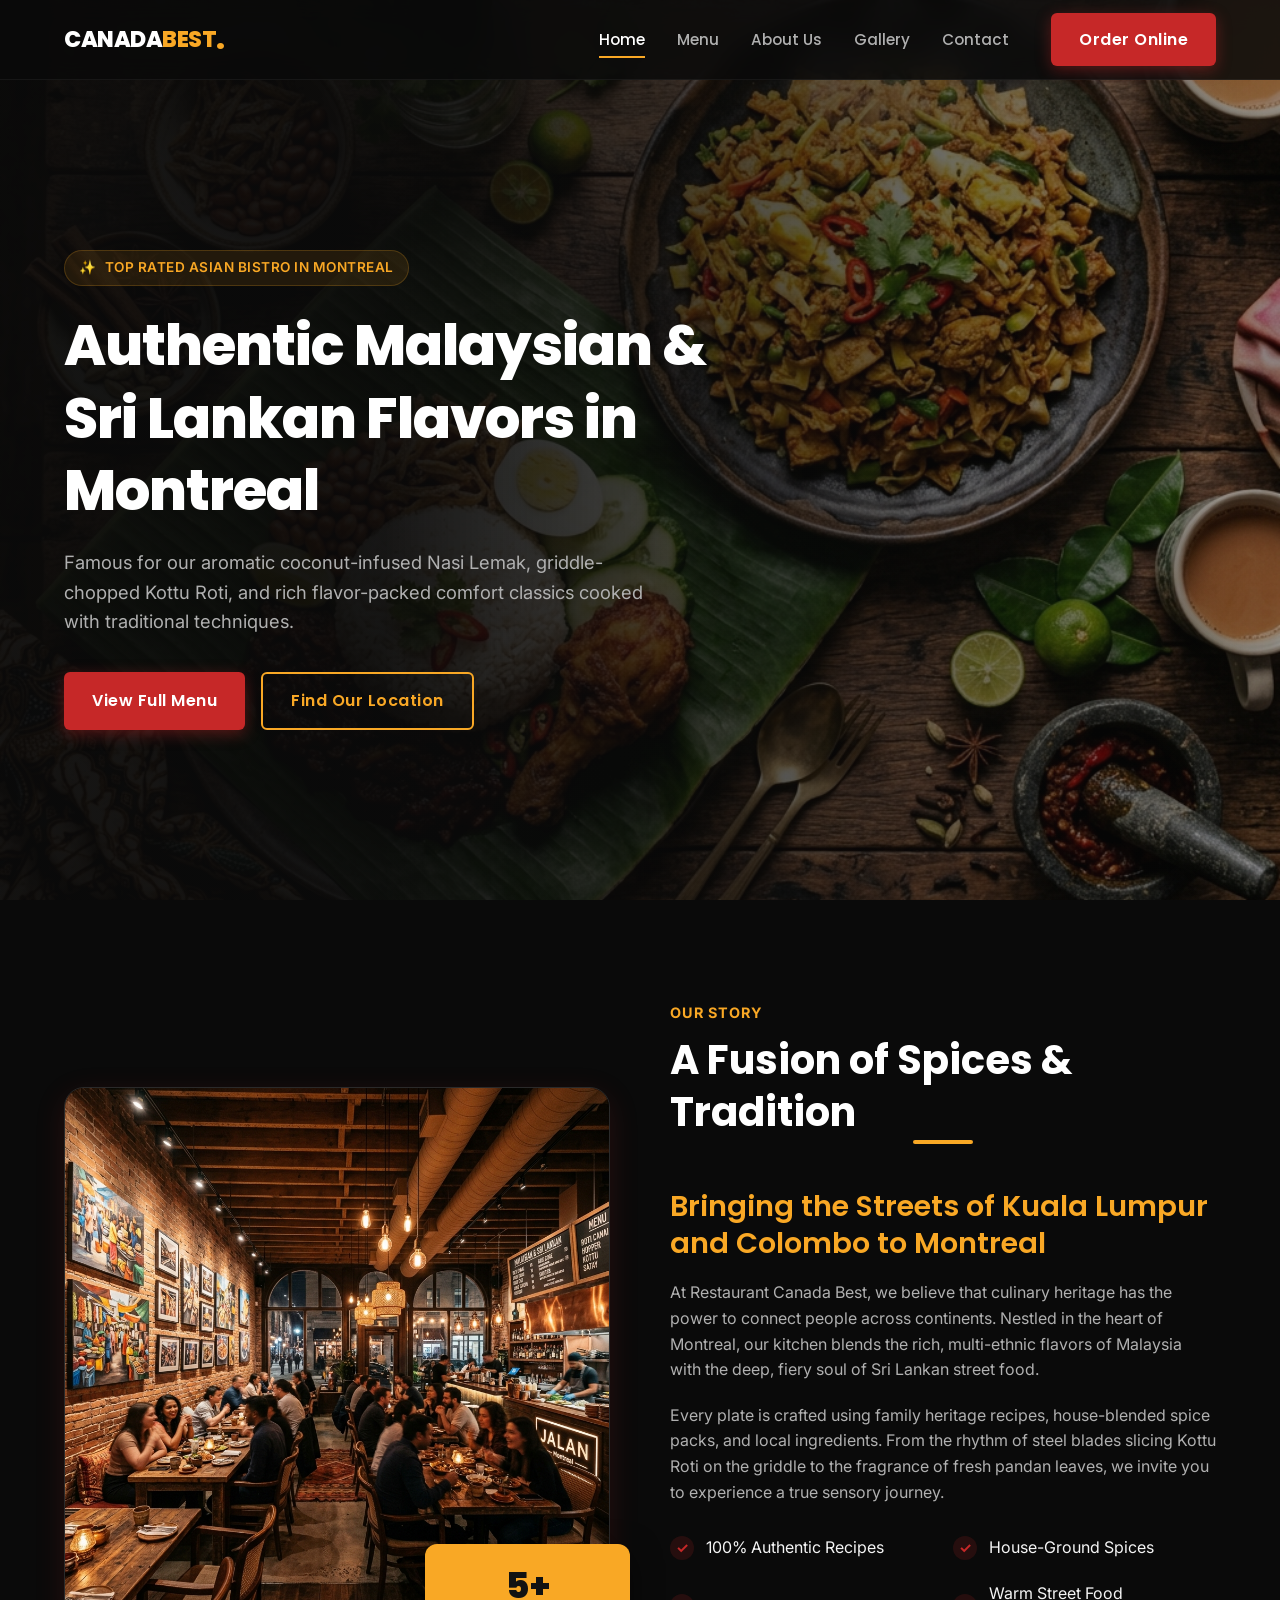
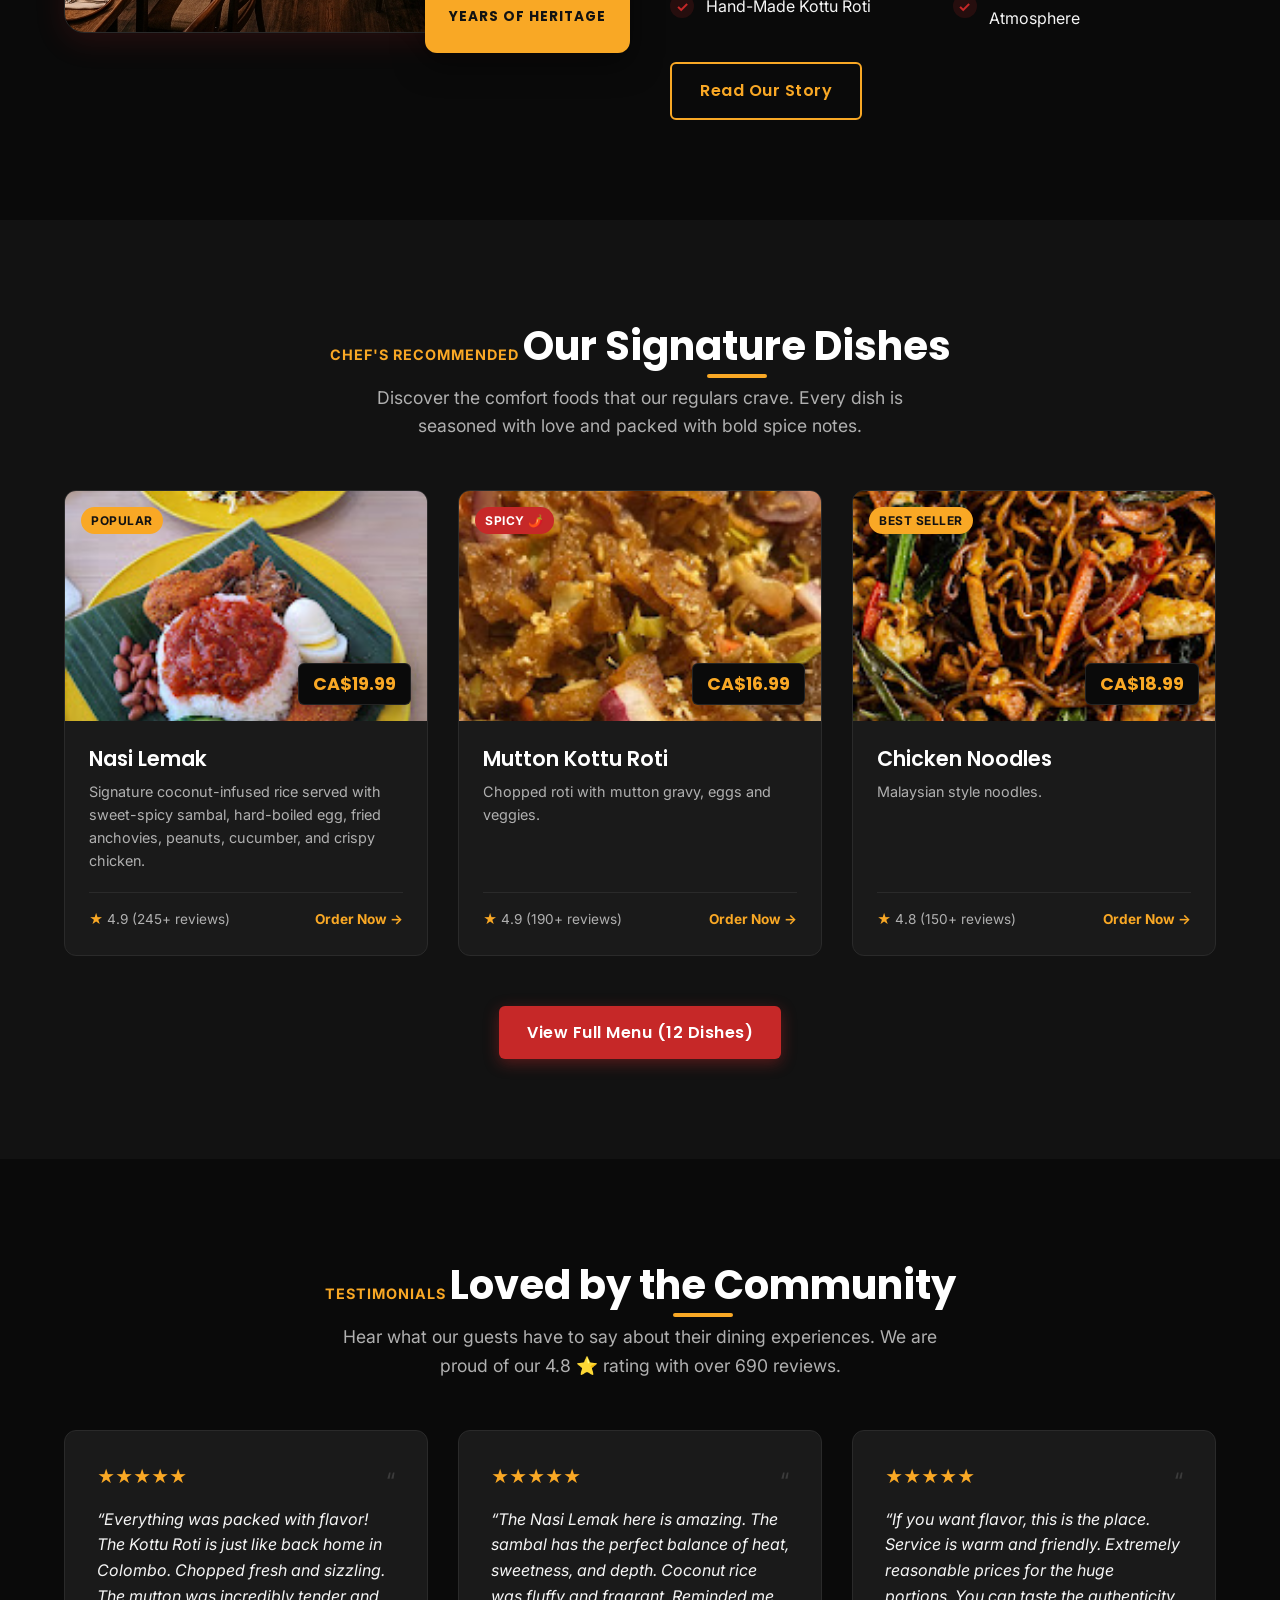
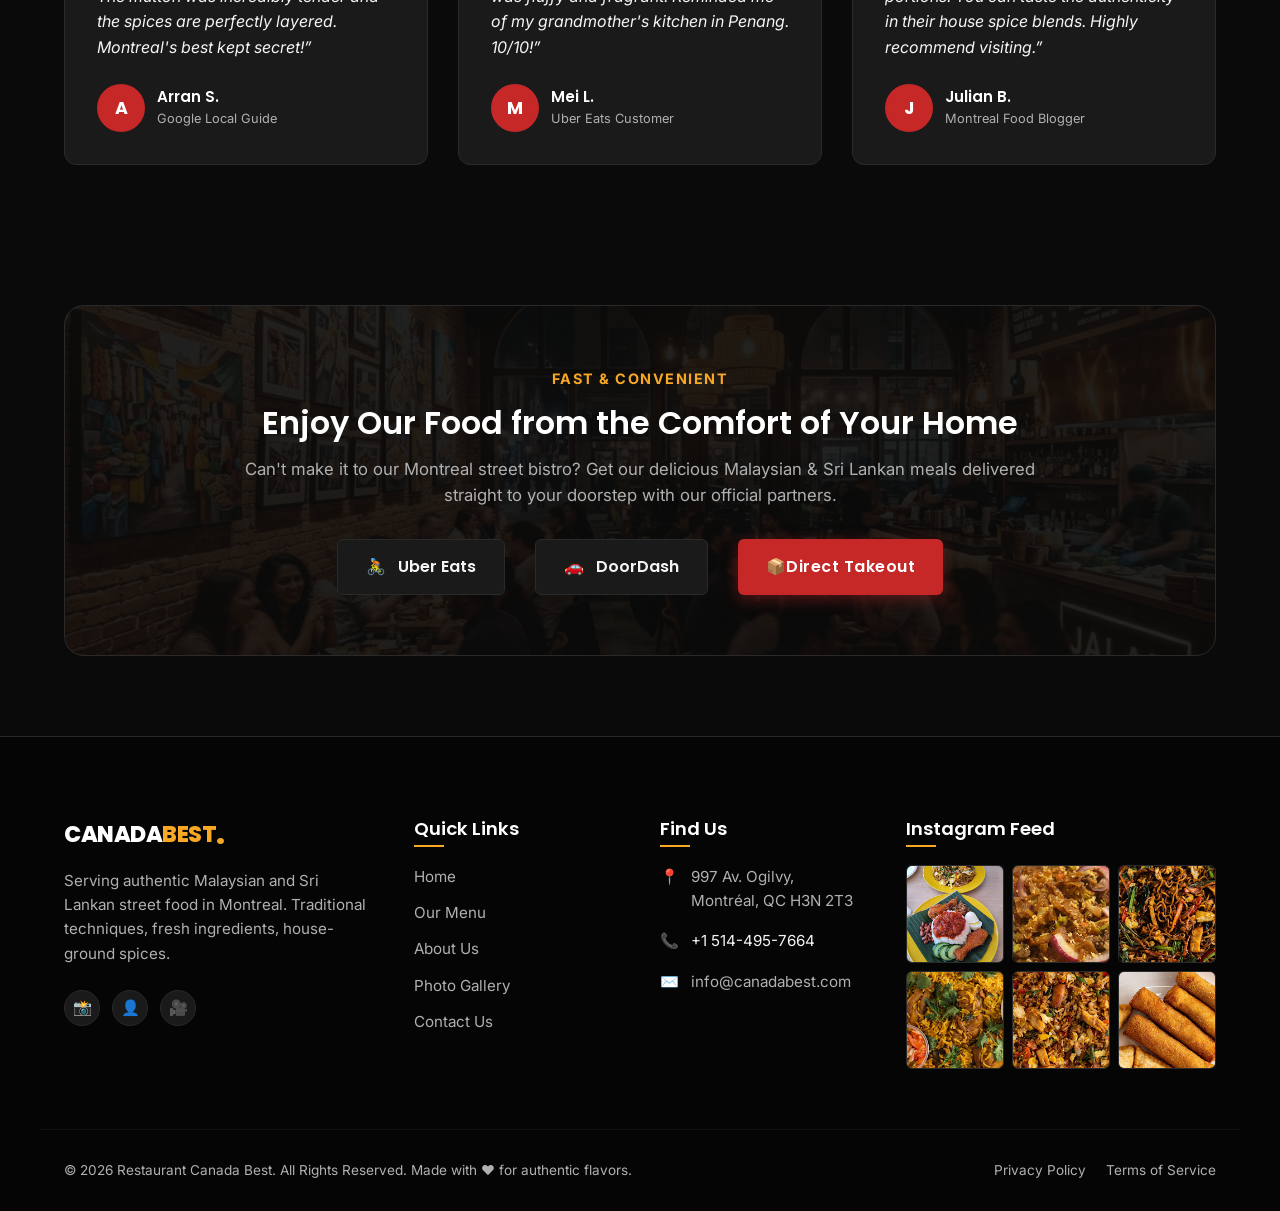
<file: index.html>
<!DOCTYPE html>
<html lang="en">
<head>
    <meta charset="UTF-8">
    <meta name="viewport" content="width=device-width, initial-scale=1.0">
    <title>Authentic Malaysian & Sri Lankan Cuisine | Restaurant Canada Best Montreal</title>
    <meta name="description" content="Experience the ultimate Malaysian & Sri Lankan street-food comfort eats in Montreal at Restaurant Canada Best. Renowned for authentic Nasi Lemak, Mutton Kottu Roti, Mee Goreng, and Chicken Biryani. Dine-in, Takeout, & Delivery.">
    <meta name="keywords" content="Malaysian restaurant Montreal, Best Nasi Lemak Montreal, Sri Lankan food Montreal, Kottu Roti Montreal, Restaurant Canada Best, Asian comfort food Mile End">
    
    <!-- Open Graph Meta Tags for Social Sharing -->
    <meta property="og:title" content="Authentic Malaysian & Sri Lankan Cuisine | Restaurant Canada Best Montreal">
    <meta property="og:description" content="Experience the finest Malaysian & Sri Lankan street-food comfort eats in Montreal at Restaurant Canada Best. Famous for Nasi Lemak and Kottu Roti.">
    <meta property="og:image" content="images/hero.png">
    <meta property="og:type" content="website">
    
    <!-- CSS Stylesheet -->
    <link rel="stylesheet" href="css/style.css">
</head>
<body>

    <!-- Header Navigation -->
    <header class="header" id="header">
        <div class="container header-container">
            <a href="index.html" class="logo" id="logo-link" aria-label="Restaurant Canada Best Homepage">
                CANADA<span>BEST</span><span class="logo-dot">.</span>
            </a>
            
            <nav class="nav" aria-label="Main Navigation">
                <ul class="nav-menu" id="nav-menu">
                    <li><a href="index.html" class="nav-link active">Home</a></li>
                    <li><a href="menu.html" class="nav-link">Menu</a></li>
                    <li><a href="about.html" class="nav-link">About Us</a></li>
                    <li><a href="gallery.html" class="nav-link">Gallery</a></li>
                    <li><a href="contact.html" class="nav-link">Contact</a></li>
                    <li class="nav-cta">
                        <a href="contact.html#order" class="btn btn-primary" id="header-order-btn">Order Online</a>
                    </li>
                </ul>
            </nav>
            
            <button class="menu-toggle" id="menu-toggle" aria-label="Open mobile menu" aria-expanded="false" aria-controls="nav-menu">
                <span></span>
                <span></span>
                <span></span>
            </button>
        </div>
    </header>

    <!-- Hero Banner Section -->
    <section class="hero" style="background-image: url('images/hero.png');" aria-label="Welcome Banner">
        <div class="hero-overlay"></div>
        <div class="container hero-container">
            <div class="hero-content animated fade-in-up">
                <div class="hero-badge">
                    <span>✨</span> Top Rated Asian Bistro in Montreal
                </div>
                <h1 class="hero-title">Authentic Malaysian & Sri Lankan Flavors in Montreal</h1>
                <p class="hero-desc">Famous for our aromatic coconut-infused Nasi Lemak, griddle-chopped Kottu Roti, and rich flavor-packed comfort classics cooked with traditional techniques.</p>
                <div class="btn-group">
                    <a href="menu.html" class="btn btn-primary" id="hero-menu-cta">View Full Menu</a>
                    <a href="contact.html" class="btn btn-secondary" id="hero-contact-cta">Find Our Location</a>
                </div>
            </div>
        </div>
    </section>

    <!-- About Section -->
    <section class="section-padding" aria-label="About Our Restaurant">
        <div class="container about-split">
            <div class="about-image-wrap animated fade-in-up delay-1">
                <div class="about-image-frame">
                    <img src="images/interior.png" alt="Cozy dining area at Restaurant Canada Best Montreal" loading="lazy">
                </div>
                <div class="about-experience-badge">
                    <span class="years">5+</span>
                    <span class="text">Years of Heritage</span>
                </div>
            </div>
            
            <div class="about-content animated fade-in-up delay-2">
                <div class="section-title-wrap">
                    <span class="text-yellow text-uppercase" style="font-weight: 700; letter-spacing: 1px; font-size: 0.9rem;">OUR STORY</span>
                    <h2 class="section-title" style="display:block; margin-top:8px;">A Fusion of Spices & Tradition</h2>
                </div>
                <h3>Bringing the Streets of Kuala Lumpur and Colombo to Montreal</h3>
                <p>At Restaurant Canada Best, we believe that culinary heritage has the power to connect people across continents. Nestled in the heart of Montreal, our kitchen blends the rich, multi-ethnic flavors of Malaysia with the deep, fiery soul of Sri Lankan street food.</p>
                <p>Every plate is crafted using family heritage recipes, house-blended spice packs, and local ingredients. From the rhythm of steel blades slicing Kottu Roti on the griddle to the fragrance of fresh pandan leaves, we invite you to experience a true sensory journey.</p>
                
                <ul class="about-features">
                    <li class="about-feature-item">
                        <span class="about-feature-icon">✓</span>
                        <span>100% Authentic Recipes</span>
                    </li>
                    <li class="about-feature-item">
                        <span class="about-feature-icon">✓</span>
                        <span>House-Ground Spices</span>
                    </li>
                    <li class="about-feature-item">
                        <span class="about-feature-icon">✓</span>
                        <span>Hand-Made Kottu Roti</span>
                    </li>
                    <li class="about-feature-item">
                        <span class="about-feature-icon">✓</span>
                        <span>Warm Street Food Atmosphere</span>
                    </li>
                </ul>
                
                <a href="about.html" class="btn btn-secondary" id="about-read-more">Read Our Story</a>
            </div>
        </div>
    </section>

    <!-- Featured Dishes Section -->
    <section class="section-padding" style="background-color: var(--bg-alt);" aria-label="Featured Signature Dishes">
        <div class="container">
            <div class="section-title-wrap text-center animated fade-in-up">
                <span class="text-yellow text-uppercase" style="font-weight: 700; letter-spacing: 1px; font-size: 0.9rem;">CHEF'S RECOMMENDED</span>
                <h2 class="section-title">Our Signature Dishes</h2>
                <p class="section-subtitle">Discover the comfort foods that our regulars crave. Every dish is seasoned with love and packed with bold spice notes.</p>
            </div>
            
            <div class="food-grid">
                <!-- Nasi Lemak Card -->
                <div class="food-card animated fade-in-up delay-1">
                    <div class="food-card-img-wrap">
                        <img src="images/Nasi Lemak.jpg" alt="Signature Nasi Lemak" class="food-card-img" loading="lazy">
                        <div class="food-card-badges">
                            <span class="food-card-badge popular">Popular</span>
                        </div>
                        <span class="food-card-price">CA$19.99</span>
                    </div>
                    <div class="food-card-content">
                        <h3 class="food-card-title">Nasi Lemak</h3>
                        <p class="food-card-desc">Signature coconut-infused rice served with sweet-spicy sambal, hard-boiled egg, fried anchovies, peanuts, cucumber, and crispy chicken.</p>
                        <div class="food-card-footer">
                            <div class="food-card-rating">
                                <span>★</span> 4.9 (245+ reviews)
                            </div>
                            <a href="menu.html" class="food-card-order-btn" aria-label="Order Nasi Lemak">Order Now &rarr;</a>
                        </div>
                    </div>
                </div>
                
                <!-- Kottu Roti Card -->
                <div class="food-card animated fade-in-up delay-2">
                    <div class="food-card-img-wrap">
                        <img src="images/Mutton Kotu Roti.jpg" alt="Mutton Kottu Roti" class="food-card-img" loading="lazy">
                        <div class="food-card-badges">
                            <span class="food-card-badge">Spicy 🌶️</span>
                        </div>
                        <span class="food-card-price">CA$16.99</span>
                    </div>
                    <div class="food-card-content">
                        <h3 class="food-card-title">Mutton Kottu Roti</h3>
                        <p class="food-card-desc">Chopped roti with mutton gravy, eggs and veggies.</p>
                        <div class="food-card-footer">
                            <div class="food-card-rating">
                                <span>★</span> 4.9 (190+ reviews)
                            </div>
                            <a href="menu.html" class="food-card-order-btn" aria-label="Order Mutton Kottu Roti">Order Now &rarr;</a>
                        </div>
                    </div>
                </div>
                
                <!-- Mee Goreng Card -->
                <div class="food-card animated fade-in-up delay-3">
                    <div class="food-card-img-wrap">
                        <img src="images/Chicken Noodles.jpg" alt="Chicken Noodles" class="food-card-img" loading="lazy">
                        <div class="food-card-badges">
                            <span class="food-card-badge popular">Best Seller</span>
                        </div>
                        <span class="food-card-price">CA$18.99</span>
                    </div>
                    <div class="food-card-content">
                        <h3 class="food-card-title">Chicken Noodles</h3>
                        <p class="food-card-desc">Malaysian style noodles.</p>
                        <div class="food-card-footer">
                            <div class="food-card-rating">
                                <span>★</span> 4.8 (150+ reviews)
                            </div>
                            <a href="menu.html" class="food-card-order-btn" aria-label="Order Chicken Noodles">Order Now &rarr;</a>
                        </div>
                    </div>
                </div>
            </div>
            
            <div class="text-center" style="margin-top: 50px;">
                <a href="menu.html" class="btn btn-primary" id="view-full-menu-btn">View Full Menu (12 Dishes)</a>
            </div>
        </div>
    </section>

    <!-- Reviews Section -->
    <section class="section-padding" aria-label="Customer Reviews">
        <div class="container">
            <div class="section-title-wrap text-center animated fade-in-up">
                <span class="text-yellow text-uppercase" style="font-weight: 700; letter-spacing: 1px; font-size: 0.9rem;">TESTIMONIALS</span>
                <h2 class="section-title">Loved by the Community</h2>
                <p class="section-subtitle">Hear what our guests have to say about their dining experiences. We are proud of our 4.8 ⭐ rating with over 690 reviews.</p>
            </div>
            
            <div class="reviews-grid">
                <!-- Review 1 -->
                <div class="review-card animated fade-in-up delay-1">
                    <div class="review-stars">★★★★★</div>
                    <p class="review-text">“Everything was packed with flavor! The Kottu Roti is just like back home in Colombo. Chopped fresh and sizzling. The mutton was incredibly tender and the spices are perfectly layered. Montreal's best kept secret!”</p>
                    <div class="review-author">
                        <div class="review-avatar">A</div>
                        <div class="review-author-info">
                            <h4>Arran S.</h4>
                            <p>Google Local Guide</p>
                        </div>
                    </div>
                    <span class="review-source">“</span>
                </div>
                
                <!-- Review 2 -->
                <div class="review-card animated fade-in-up delay-2">
                    <div class="review-stars">★★★★★</div>
                    <p class="review-text">“The Nasi Lemak here is amazing. The sambal has the perfect balance of heat, sweetness, and depth. Coconut rice was fluffy and fragrant. Reminded me of my grandmother's kitchen in Penang. 10/10!”</p>
                    <div class="review-author">
                        <div class="review-avatar">M</div>
                        <div class="review-author-info">
                            <h4>Mei L.</h4>
                            <p>Uber Eats Customer</p>
                        </div>
                    </div>
                    <span class="review-source">“</span>
                </div>
                
                <!-- Review 3 -->
                <div class="review-card animated fade-in-up delay-3">
                    <div class="review-stars">★★★★★</div>
                    <p class="review-text">“If you want flavor, this is the place. Service is warm and friendly. Extremely reasonable prices for the huge portions. You can taste the authenticity in their house spice blends. Highly recommend visiting.”</p>
                    <div class="review-author">
                        <div class="review-avatar">J</div>
                        <div class="review-author-info">
                            <h4>Julian B.</h4>
                            <p>Montreal Food Blogger</p>
                        </div>
                    </div>
                    <span class="review-source">“</span>
                </div>
            </div>
        </div>
    </section>

    <!-- Delivery / Platform CTA Section -->
    <section class="container" style="margin-bottom: 80px;" aria-label="Order Delivery">
        <div class="delivery-section animated fade-in-up">
            <div class="delivery-container">
                <span class="text-yellow text-uppercase" style="font-weight: 700; letter-spacing: 1.5px; font-size: 0.9rem;">FAST & CONVENIENT</span>
                <h2 class="delivery-title" style="margin-top: 10px;">Enjoy Our Food from the Comfort of Your Home</h2>
                <p class="delivery-desc">Can't make it to our Montreal street bistro? Get our delicious Malaysian & Sri Lankan meals delivered straight to your doorstep with our official partners.</p>
                <div class="delivery-partners">
                    <a href="https://www.ubereats.com" target="_blank" rel="noopener noreferrer" class="delivery-btn" aria-label="Order on Uber Eats">
                        <span>🚴</span> Uber Eats
                    </a>
                    <a href="https://www.doordash.com" target="_blank" rel="noopener noreferrer" class="delivery-btn" aria-label="Order on DoorDash">
                        <span>🚗</span> DoorDash
                    </a>
                    <a href="contact.html#order" class="btn btn-primary" style="padding: 14px 28px;" aria-label="Order Direct Takeout">
                        <span>📦</span> Direct Takeout
                    </a>
                </div>
            </div>
        </div>
    </section>

    <!-- Footer -->
    <footer class="footer" id="footer">
        <div class="container footer-grid">
            <!-- Col 1: About -->
            <div class="footer-column footer-about">
                <a href="index.html" class="logo">
                    CANADA<span>BEST</span><span class="logo-dot">.</span>
                </a>
                <p style="margin-top: 15px; color: var(--text-muted);">Serving authentic Malaysian and Sri Lankan street food in Montreal. Traditional techniques, fresh ingredients, house-ground spices.</p>
                <div class="footer-socials">
                    <a href="https://www.instagram.com/restaurant.canada.best" target="_blank" class="social-icon" aria-label="Visit us on Instagram">📸</a>
                    <a href="https://www.facebook.com" target="_blank" class="social-icon" aria-label="Visit us on Facebook">👤</a>
                    <a href="https://www.youtube.com" target="_blank" class="social-icon" aria-label="Visit us on YouTube">🎥</a>
                </div>
            </div>
            
            <!-- Col 2: Quick Links -->
            <div class="footer-column footer-links">
                <h3>Quick Links</h3>
                <ul>
                    <li><a href="index.html">Home</a></li>
                    <li><a href="menu.html">Our Menu</a></li>
                    <li><a href="about.html">About Us</a></li>
                    <li><a href="gallery.html">Photo Gallery</a></li>
                    <li><a href="contact.html">Contact Us</a></li>
                </ul>
            </div>
            
            <!-- Col 3: Contact Info -->
            <div class="footer-column footer-contact">
                <h3>Find Us</h3>
                <ul>
                    <li>
                        <span class="footer-contact-icon">📍</span>
                        <span>997 Av. Ogilvy,<br>Montréal, QC H3N 2T3</span>
                    </li>
                    <li>
                        <span class="footer-contact-icon">📞</span>
                        <a href="tel:+15144957664" style="color: var(--text-light);">+1 514-495-7664</a>
                    </li>
                    <li>
                        <span class="footer-contact-icon">✉️</span>
                        <a href="mailto:info@restaurantcanadabest.com">info@canadabest.com</a>
                    </li>
                </ul>
            </div>
            
            <!-- Col 4: Instagram Feed -->
            <div class="footer-column">
                <h3>Instagram Feed</h3>
                <div class="footer-instagram-grid" style="margin-top: 15px;">
                    <a href="https://www.instagram.com/restaurant.canada.best" target="_blank" class="footer-insta-item" aria-label="Instagram post 1">
                        <img src="images/Nasi Lemak.jpg" alt="Delicious Nasi Lemak from Instagram feed" loading="lazy">
                    </a>
                    <a href="https://www.instagram.com/restaurant.canada.best" target="_blank" class="footer-insta-item" aria-label="Instagram post 2">
                        <img src="images/Mutton Kotu Roti.jpg" alt="Sizzling Mutton Kottu from Instagram feed" loading="lazy">
                    </a>
                    <a href="https://www.instagram.com/restaurant.canada.best" target="_blank" class="footer-insta-item" aria-label="Instagram post 3">
                        <img src="images/Chicken Noodles.jpg" alt="Spicy fried Mee Goreng from Instagram feed" loading="lazy">
                    </a>
                    <a href="https://www.instagram.com/restaurant.canada.best" target="_blank" class="footer-insta-item" aria-label="Instagram post 4">
                        <img src="images/Chicken Biryani.jpg" alt="Aromatic Chicken Biryani from Instagram feed" loading="lazy">
                    </a>
                    <a href="https://www.instagram.com/restaurant.canada.best" target="_blank" class="footer-insta-item" aria-label="Instagram post 5">
                        <img src="images/Chicken Fried Rice.jpg" alt="Cozy bistro ambiance from Instagram feed" loading="lazy">
                    </a>
                    <a href="https://www.instagram.com/restaurant.canada.best" target="_blank" class="footer-insta-item" aria-label="Instagram post 6">
                        <img src="images/Chicken & Mutton Rolls.jpg" alt="Feast spread from Instagram feed" loading="lazy">
                    </a>
                </div>
            </div>
        </div>
        
        <div class="container footer-bottom">
            <p>&copy; 2026 Restaurant Canada Best. All Rights Reserved. Made with ♥ for authentic flavors.</p>
            <div class="footer-bottom-links">
                <a href="#">Privacy Policy</a>
                <a href="#">Terms of Service</a>
            </div>
        </div>
    </footer>

    <!-- JavaScript Interactions -->
    <script src="js/main.js"></script>
</body>
</html>
</file>
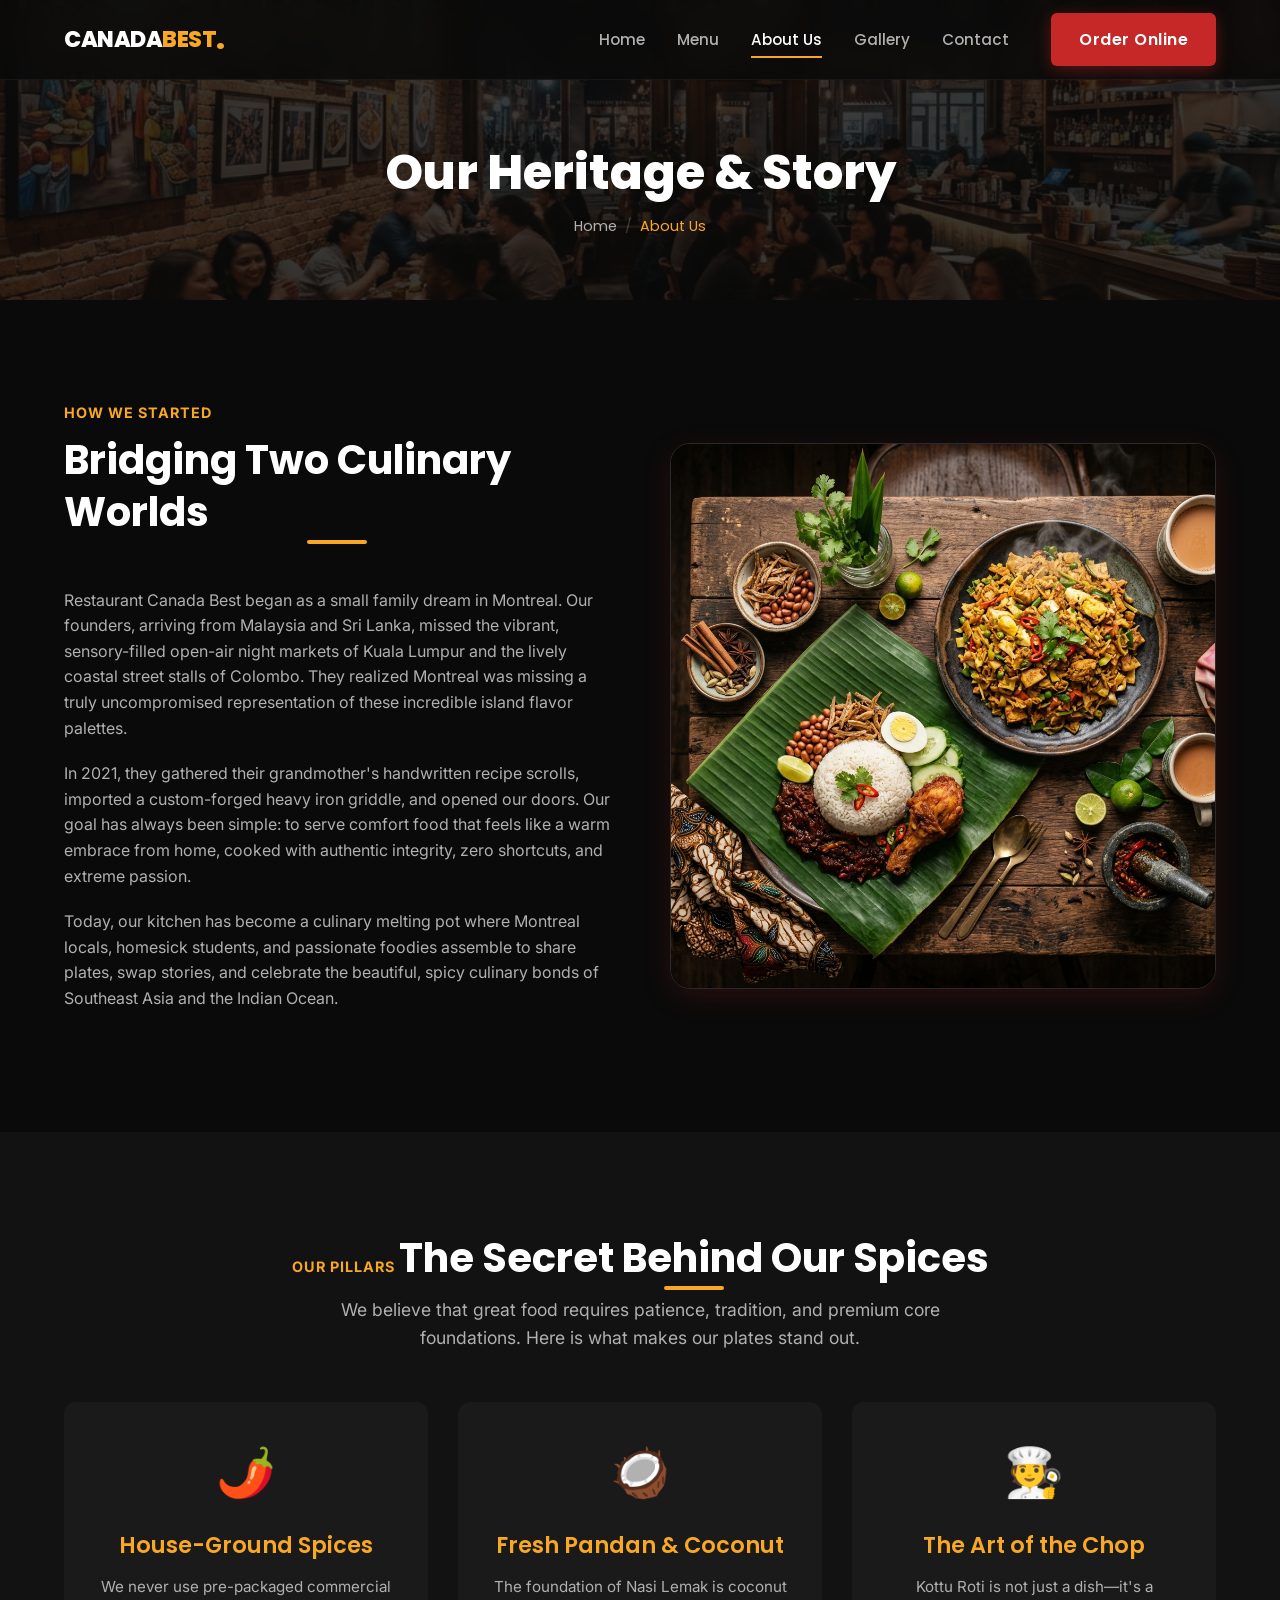
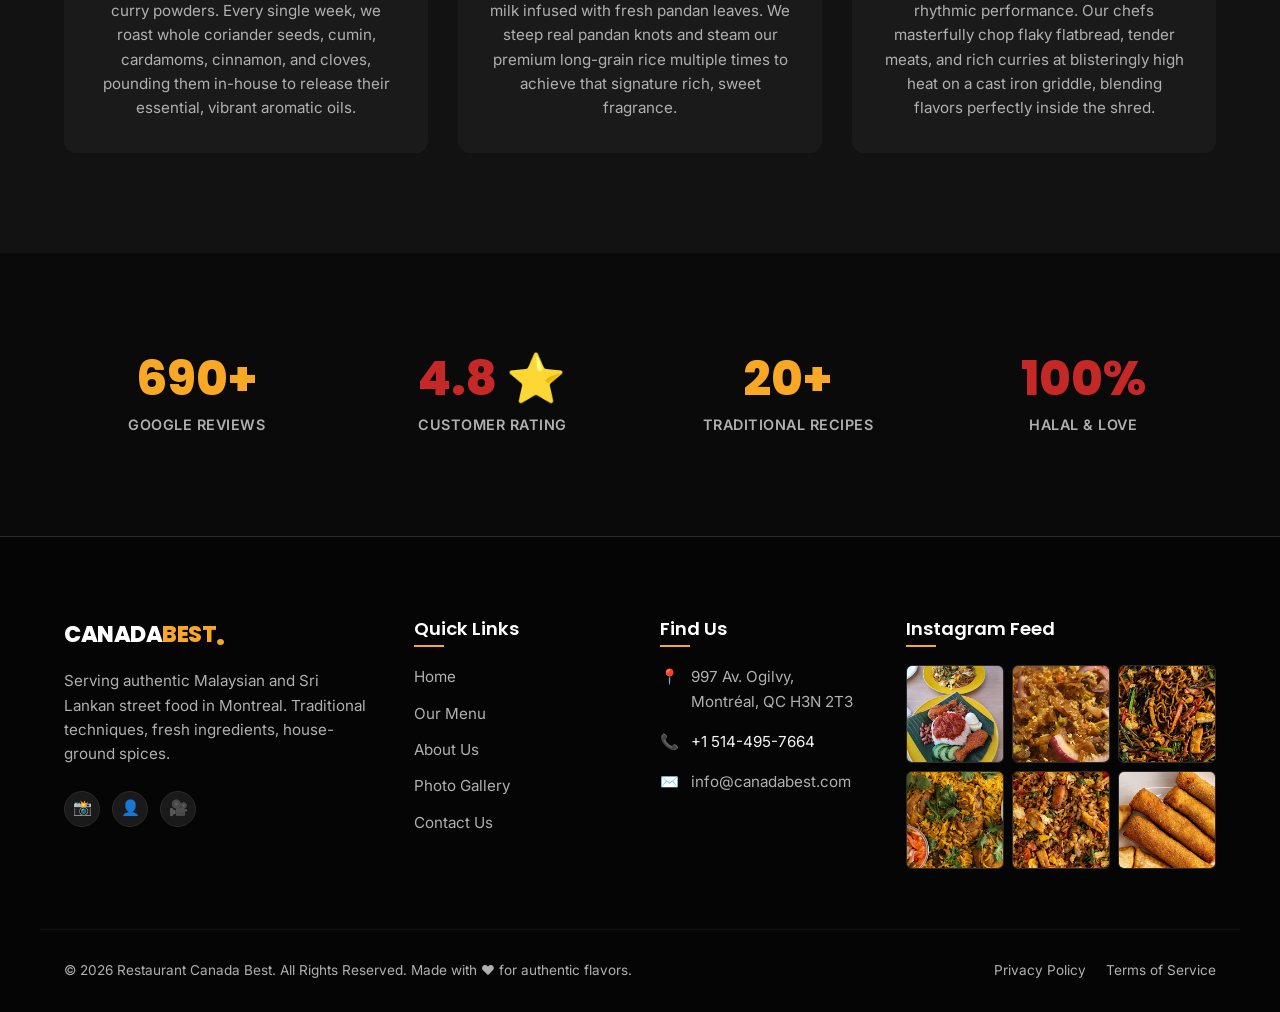
<file: about.html>
<!DOCTYPE html>
<html lang="en">
<head>
    <meta charset="UTF-8">
    <meta name="viewport" content="width=device-width, initial-scale=1.0">
    <title>Our Story & Heritage | Restaurant Canada Best Montreal</title>
    <meta name="description" content="Discover the origins of Restaurant Canada Best in Montreal. Combining rich Malaysian spice roots and traditional Sri Lankan street food recipes since 2021. Learn about our culinary philosophy.">
    <meta name="keywords" content="Malaysian culinary heritage Montreal, Sri Lankan restaurant history, Halal restaurant Montreal founders, Authentic Southeast Asian chefs Montreal">
    
    <link rel="stylesheet" href="css/style.css">
</head>
<body>

    <!-- Header Navigation -->
    <header class="header" id="header">
        <div class="container header-container">
            <a href="index.html" class="logo" id="logo-link" aria-label="Restaurant Canada Best Homepage">
                CANADA<span>BEST</span><span class="logo-dot">.</span>
            </a>
            
            <nav class="nav" aria-label="Main Navigation">
                <ul class="nav-menu" id="nav-menu">
                    <li><a href="index.html" class="nav-link">Home</a></li>
                    <li><a href="menu.html" class="nav-link">Menu</a></li>
                    <li><a href="about.html" class="nav-link active">About Us</a></li>
                    <li><a href="gallery.html" class="nav-link">Gallery</a></li>
                    <li><a href="contact.html" class="nav-link">Contact</a></li>
                    <li class="nav-cta">
                        <a href="contact.html#order" class="btn btn-primary" id="header-order-btn">Order Online</a>
                    </li>
                </ul>
            </nav>
            
            <button class="menu-toggle" id="menu-toggle" aria-label="Open mobile menu" aria-expanded="false" aria-controls="nav-menu">
                <span></span>
                <span></span>
                <span></span>
            </button>
        </div>
    </header>

    <!-- Page Hero Banner -->
    <section class="page-hero" style="background-image: url('images/interior.png');" aria-label="About Us Banner">
        <div class="page-hero-overlay"></div>
        <div class="page-hero-content animated fade-in-up">
            <h1 class="page-hero-title">Our Heritage & Story</h1>
            <div class="breadcrumbs">
                <a href="index.html">Home</a>
                <span class="separator">/</span>
                <span class="current">About Us</span>
            </div>
        </div>
    </section>

    <!-- Detailed Story Section -->
    <section class="section-padding">
        <div class="container about-split">
            <div class="about-content animated fade-in-up">
                <div class="section-title-wrap">
                    <span class="text-yellow text-uppercase" style="font-weight: 700; letter-spacing: 1px; font-size: 0.9rem;">HOW WE STARTED</span>
                    <h2 class="section-title" style="display:block; margin-top:8px;">Bridging Two Culinary Worlds</h2>
                </div>
                <p>Restaurant Canada Best began as a small family dream in Montreal. Our founders, arriving from Malaysia and Sri Lanka, missed the vibrant, sensory-filled open-air night markets of Kuala Lumpur and the lively coastal street stalls of Colombo. They realized Montreal was missing a truly uncompromised representation of these incredible island flavor palettes.</p>
                <p>In 2021, they gathered their grandmother's handwritten recipe scrolls, imported a custom-forged heavy iron griddle, and opened our doors. Our goal has always been simple: to serve comfort food that feels like a warm embrace from home, cooked with authentic integrity, zero shortcuts, and extreme passion.</p>
                <p>Today, our kitchen has become a culinary melting pot where Montreal locals, homesick students, and passionate foodies assemble to share plates, swap stories, and celebrate the beautiful, spicy culinary bonds of Southeast Asia and the Indian Ocean.</p>
            </div>
            
            <div class="about-image-wrap animated fade-in-up delay-1">
                <div class="about-image-frame">
                    <img src="images/hero.png" alt="Sizzling food feast of Nasi Lemak and Kottu Roti" loading="lazy">
                </div>
            </div>
        </div>
    </section>

    <!-- Culinary Philosophy Grid -->
    <section class="section-padding" style="background-color: var(--bg-alt);" aria-label="Our Culinary Philosophy">
        <div class="container">
            <div class="section-title-wrap text-center animated fade-in-up">
                <span class="text-yellow text-uppercase" style="font-weight: 700; letter-spacing: 1px; font-size: 0.9rem;">OUR PILLARS</span>
                <h2 class="section-title">The Secret Behind Our Spices</h2>
                <p class="section-subtitle">We believe that great food requires patience, tradition, and premium core foundations. Here is what makes our plates stand out.</p>
            </div>
            
            <div class="food-grid">
                <!-- Pillar 1 -->
                <div class="food-card" style="border: none;">
                    <div style="padding: 32px; text-align: center;">
                        <span style="font-size: 3rem; display:block; margin-bottom: 20px;">🌶️</span>
                        <h3 style="font-size: 1.4rem; margin-bottom: 15px; color: var(--primary-yellow);">House-Ground Spices</h3>
                        <p style="color: var(--text-muted); font-size: 0.95rem; line-height: 1.6;">We never use pre-packaged commercial curry powders. Every single week, we roast whole coriander seeds, cumin, cardamoms, cinnamon, and cloves, pounding them in-house to release their essential, vibrant aromatic oils.</p>
                    </div>
                </div>
                
                <!-- Pillar 2 -->
                <div class="food-card" style="border: none;">
                    <div style="padding: 32px; text-align: center;">
                        <span style="font-size: 3rem; display:block; margin-bottom: 20px;">🥥</span>
                        <h3 style="font-size: 1.4rem; margin-bottom: 15px; color: var(--primary-yellow);">Fresh Pandan & Coconut</h3>
                        <p style="color: var(--text-muted); font-size: 0.95rem; line-height: 1.6;">The foundation of Nasi Lemak is coconut milk infused with fresh pandan leaves. We steep real pandan knots and steam our premium long-grain rice multiple times to achieve that signature rich, sweet fragrance.</p>
                    </div>
                </div>
                
                <!-- Pillar 3 -->
                <div class="food-card" style="border: none;">
                    <div style="padding: 32px; text-align: center;">
                        <span style="font-size: 3rem; display:block; margin-bottom: 20px;">🧑‍🍳</span>
                        <h3 style="font-size: 1.4rem; margin-bottom: 15px; color: var(--primary-yellow);">The Art of the Chop</h3>
                        <p style="color: var(--text-muted); font-size: 0.95rem; line-height: 1.6;">Kottu Roti is not just a dish—it's a rhythmic performance. Our chefs masterfully chop flaky flatbread, tender meats, and rich curries at blisteringly high heat on a cast iron griddle, blending flavors perfectly inside the shred.</p>
                    </div>
                </div>
            </div>
        </div>
    </section>

    <!-- Statistics Section -->
    <section class="section-padding" aria-label="Our Achievements">
        <div class="container" style="display: grid; grid-template-columns: repeat(4, 1fr); gap: 30px; text-align: center;">
            <div class="animated fade-in-up">
                <span class="text-yellow" style="font-size: 3rem; font-weight: 800; font-family: var(--font-headings); display: block; line-height: 1.1;">690+</span>
                <span style="color: var(--text-muted); font-size: 0.9rem; text-transform: uppercase; font-weight: 600; letter-spacing: 0.5px; display: block; margin-top: 8px;">Google Reviews</span>
            </div>
            <div class="animated fade-in-up delay-1">
                <span class="text-red" style="font-size: 3rem; font-weight: 800; font-family: var(--font-headings); display: block; line-height: 1.1;">4.8 ⭐</span>
                <span style="color: var(--text-muted); font-size: 0.9rem; text-transform: uppercase; font-weight: 600; letter-spacing: 0.5px; display: block; margin-top: 8px;">Customer Rating</span>
            </div>
            <div class="animated fade-in-up delay-2">
                <span class="text-yellow" style="font-size: 3rem; font-weight: 800; font-family: var(--font-headings); display: block; line-height: 1.1;">20+</span>
                <span style="color: var(--text-muted); font-size: 0.9rem; text-transform: uppercase; font-weight: 600; letter-spacing: 0.5px; display: block; margin-top: 8px;">Traditional Recipes</span>
            </div>
            <div class="animated fade-in-up delay-3">
                <span class="text-red" style="font-size: 3rem; font-weight: 800; font-family: var(--font-headings); display: block; line-height: 1.1;">100%</span>
                <span style="color: var(--text-muted); font-size: 0.9rem; text-transform: uppercase; font-weight: 600; letter-spacing: 0.5px; display: block; margin-top: 8px;">Halal & Love</span>
            </div>
        </div>
    </section>

    <!-- Footer -->
    <footer class="footer" id="footer">
        <div class="container footer-grid">
            <!-- Col 1: About -->
            <div class="footer-column footer-about">
                <a href="index.html" class="logo">
                    CANADA<span>BEST</span><span class="logo-dot">.</span>
                </a>
                <p style="margin-top: 15px; color: var(--text-muted);">Serving authentic Malaysian and Sri Lankan street food in Montreal. Traditional techniques, fresh ingredients, house-ground spices.</p>
                <div class="footer-socials">
                    <a href="https://www.instagram.com/restaurant.canada.best" target="_blank" class="social-icon" aria-label="Visit us on Instagram">📸</a>
                    <a href="https://www.facebook.com" target="_blank" class="social-icon" aria-label="Visit us on Facebook">👤</a>
                    <a href="https://www.youtube.com" target="_blank" class="social-icon" aria-label="Visit us on YouTube">🎥</a>
                </div>
            </div>
            
            <!-- Col 2: Quick Links -->
            <div class="footer-column footer-links">
                <h3>Quick Links</h3>
                <ul>
                    <li><a href="index.html">Home</a></li>
                    <li><a href="menu.html">Our Menu</a></li>
                    <li><a href="about.html">About Us</a></li>
                    <li><a href="gallery.html">Photo Gallery</a></li>
                    <li><a href="contact.html">Contact Us</a></li>
                </ul>
            </div>
            
            <!-- Col 3: Contact Info -->
            <div class="footer-column footer-contact">
                <h3>Find Us</h3>
                <ul>
                    <li>
                        <span class="footer-contact-icon">📍</span>
                        <span>997 Av. Ogilvy,<br>Montréal, QC H3N 2T3</span>
                    </li>
                    <li>
                        <span class="footer-contact-icon">📞</span>
                        <a href="tel:+15144957664" style="color: var(--text-light);">+1 514-495-7664</a>
                    </li>
                    <li>
                        <span class="footer-contact-icon">✉️</span>
                        <a href="mailto:info@restaurantcanadabest.com">info@canadabest.com</a>
                    </li>
                </ul>
            </div>
            
            <!-- Col 4: Instagram Feed -->
            <div class="footer-column">
                <h3>Instagram Feed</h3>
                <div class="footer-instagram-grid" style="margin-top: 15px;">
                    <a href="https://www.instagram.com/restaurant.canada.best" target="_blank" class="footer-insta-item" aria-label="Instagram post 1">
                        <img src="images/Nasi Lemak.jpg" alt="Delicious Nasi Lemak from Instagram feed" loading="lazy">
                    </a>
                    <a href="https://www.instagram.com/restaurant.canada.best" target="_blank" class="footer-insta-item" aria-label="Instagram post 2">
                        <img src="images/Mutton Kotu Roti.jpg" alt="Sizzling Mutton Kottu from Instagram feed" loading="lazy">
                    </a>
                    <a href="https://www.instagram.com/restaurant.canada.best" target="_blank" class="footer-insta-item" aria-label="Instagram post 3">
                        <img src="images/Chicken Noodles.jpg" alt="Spicy fried Mee Goreng from Instagram feed" loading="lazy">
                    </a>
                    <a href="https://www.instagram.com/restaurant.canada.best" target="_blank" class="footer-insta-item" aria-label="Instagram post 4">
                        <img src="images/Chicken Biryani.jpg" alt="Aromatic Chicken Biryani from Instagram feed" loading="lazy">
                    </a>
                    <a href="https://www.instagram.com/restaurant.canada.best" target="_blank" class="footer-insta-item" aria-label="Instagram post 5">
                        <img src="images/Chicken Fried Rice.jpg" alt="Cozy bistro ambiance from Instagram feed" loading="lazy">
                    </a>
                    <a href="https://www.instagram.com/restaurant.canada.best" target="_blank" class="footer-insta-item" aria-label="Instagram post 6">
                        <img src="images/Chicken & Mutton Rolls.jpg" alt="Feast spread from Instagram feed" loading="lazy">
                    </a>
                </div>
            </div>
        </div>
        
        <div class="container footer-bottom">
            <p>&copy; 2026 Restaurant Canada Best. All Rights Reserved. Made with ♥ for authentic flavors.</p>
            <div class="footer-bottom-links">
                <a href="#">Privacy Policy</a>
                <a href="#">Terms of Service</a>
            </div>
        </div>
    </footer>

    <!-- JavaScript Interactions -->
    <script src="js/main.js"></script>
</body>
</html>
</file>
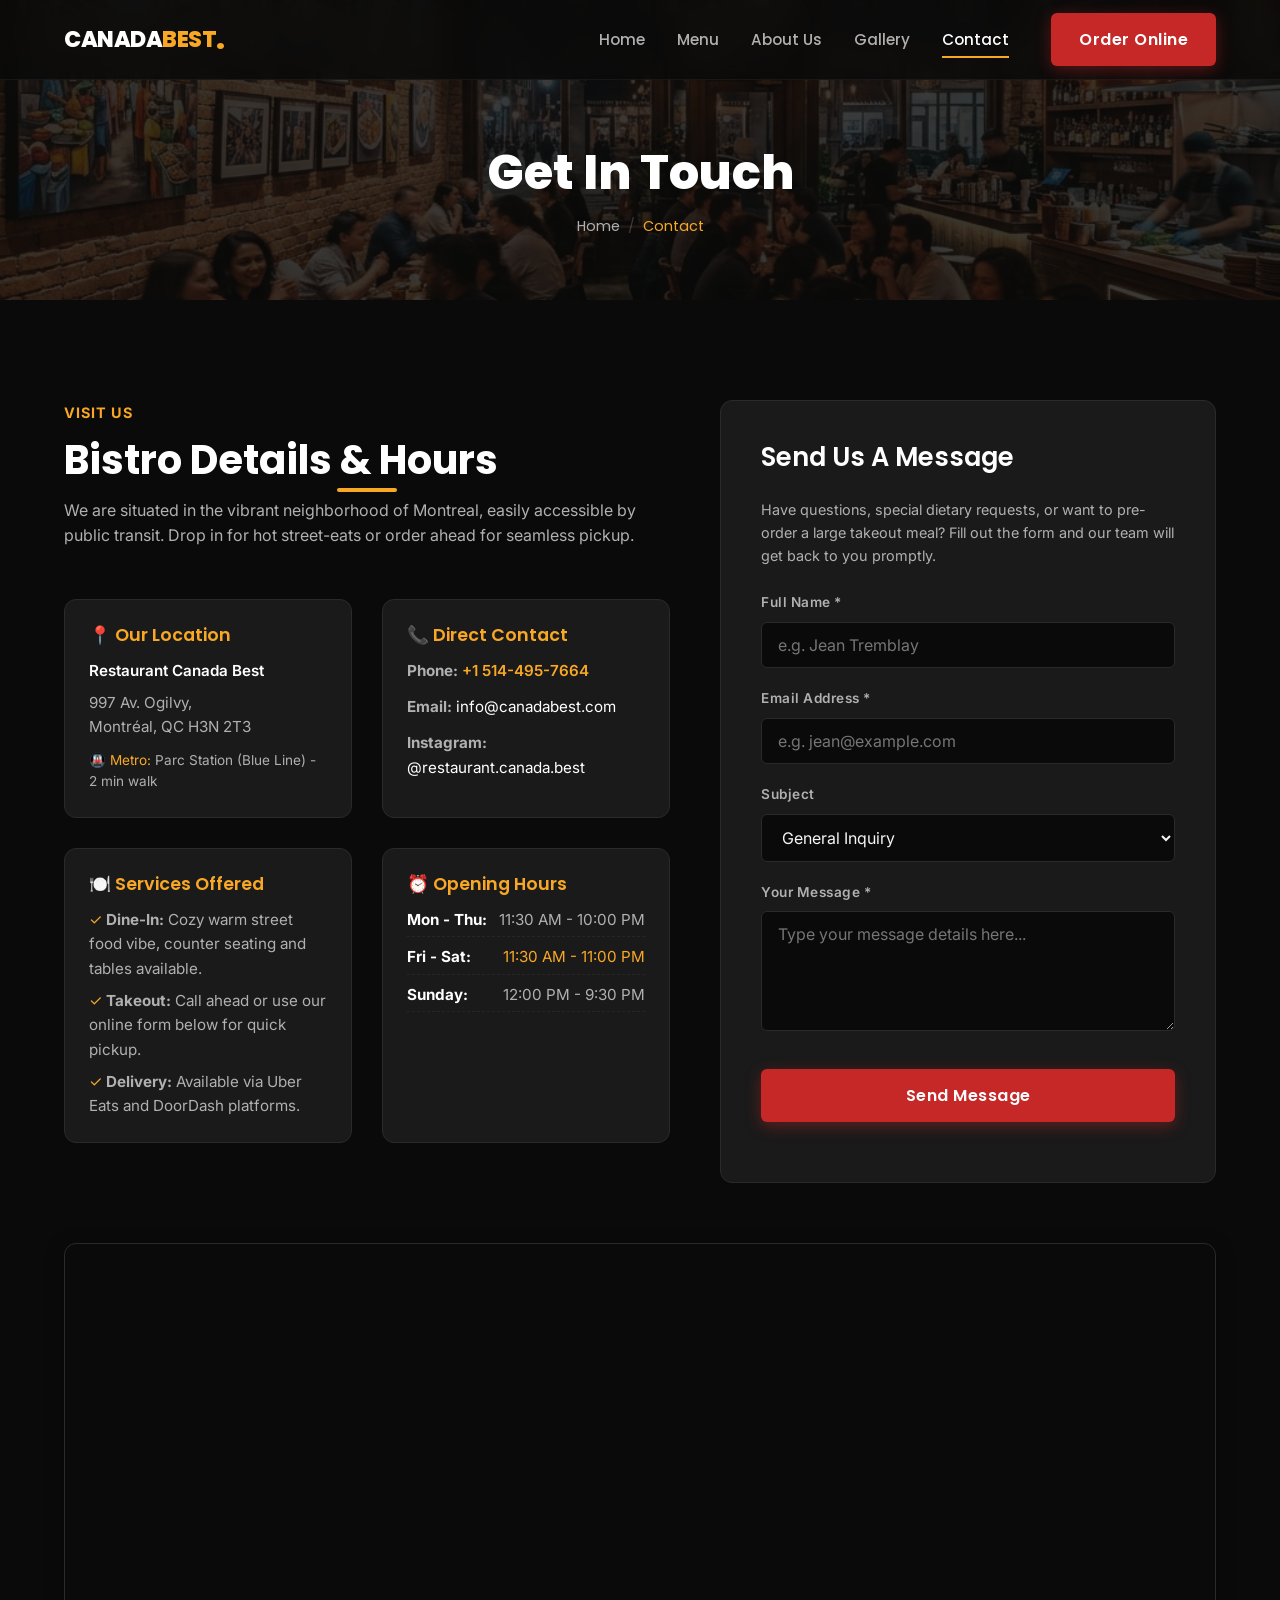
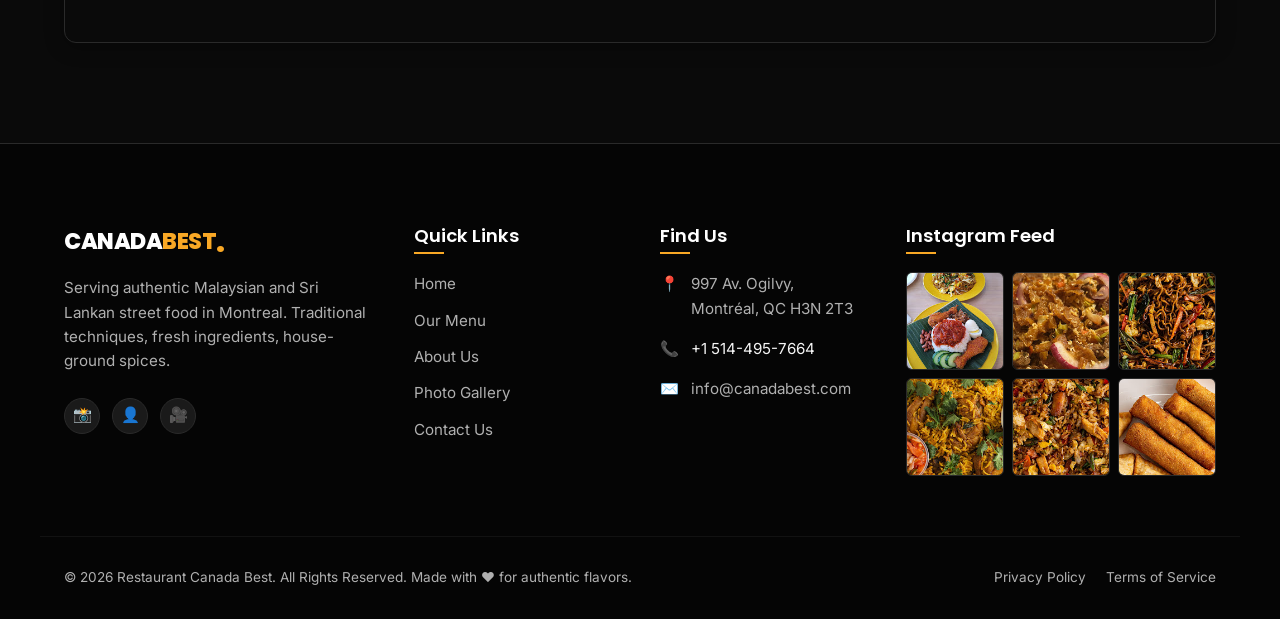
<file: contact.html>
<!DOCTYPE html>
<html lang="en">
<head>
    <meta charset="UTF-8">
    <meta name="viewport" content="width=device-width, initial-scale=1.0">
    <title>Contact Us & Hours | Restaurant Canada Best Montreal</title>
    <meta name="description" content="Find our address, phone number, and opening hours for Restaurant Canada Best in Montreal. Visit us on Ogilvy Avenue for authentic Nasi Lemak and Kottu Roti. Place a pickup order or get delivery.">
    <meta name="keywords" content="Restaurant Canada Best location, Montreal Ogilvy Avenue restaurant, Sri Lankan food takeout Montreal, Order Malaysian delivery Montreal, Restaurant hours Mile End">
    
    <link class="style-link" rel="stylesheet" href="css/style.css">
</head>
<body>

    <!-- Header Navigation -->
    <header class="header" id="header">
        <div class="container header-container">
            <a href="index.html" class="logo" id="logo-link" aria-label="Restaurant Canada Best Homepage">
                CANADA<span>BEST</span><span class="logo-dot">.</span>
            </a>
            
            <nav class="nav" aria-label="Main Navigation">
                <ul class="nav-menu" id="nav-menu">
                    <li><a href="index.html" class="nav-link">Home</a></li>
                    <li><a href="menu.html" class="nav-link">Menu</a></li>
                    <li><a href="about.html" class="nav-link">About Us</a></li>
                    <li><a href="gallery.html" class="nav-link">Gallery</a></li>
                    <li><a href="contact.html" class="nav-link active">Contact</a></li>
                    <li class="nav-cta">
                        <a href="contact.html#order" class="btn btn-primary" id="header-order-btn">Order Online</a>
                    </li>
                </ul>
            </nav>
            
            <button class="menu-toggle" id="menu-toggle" aria-label="Open mobile menu" aria-expanded="false" aria-controls="nav-menu">
                <span></span>
                <span></span>
                <span></span>
            </button>
        </div>
    </header>

    <!-- Page Hero Banner -->
    <section class="page-hero" style="background-image: url('images/interior.png');" aria-label="Contact Banner">
        <div class="page-hero-overlay"></div>
        <div class="page-hero-content animated fade-in-up">
            <h1 class="page-hero-title">Get In Touch</h1>
            <div class="breadcrumbs">
                <a href="index.html">Home</a>
                <span class="separator">/</span>
                <span class="current">Contact</span>
            </div>
        </div>
    </section>

    <!-- Contact & Map Split Section -->
    <section class="section-padding" id="order">
        <div class="container">
            <div class="contact-split">
                <!-- Left: Contact info Cards & Hours -->
                <div class="animated fade-in-up">
                    <div class="section-title-wrap">
                        <span class="text-yellow text-uppercase" style="font-weight: 700; letter-spacing: 1px; font-size: 0.9rem;">VISIT US</span>
                        <h2 class="section-title" style="display:block; margin-top:8px;">Bistro Details & Hours</h2>
                        <p style="color: var(--text-muted); margin-top: 10px;">We are situated in the vibrant neighborhood of Montreal, easily accessible by public transit. Drop in for hot street-eats or order ahead for seamless pickup.</p>
                    </div>

                    <div class="contact-info-grid">
                        <!-- Card 1: Details -->
                        <div class="contact-info-card">
                            <h3>📍 Our Location</h3>
                            <p style="font-weight: 600; color: var(--text-white); margin-bottom: 8px;">Restaurant Canada Best</p>
                            <p>997 Av. Ogilvy,<br>Montréal, QC H3N 2T3</p>
                            <p style="margin-top: 10px; font-size: 0.85rem;"><span class="text-yellow">🚇 Metro:</span> Parc Station (Blue Line) - 2 min walk</p>
                        </div>

                        <!-- Card 2: Contact Details -->
                        <div class="contact-info-card">
                            <h3>📞 Direct Contact</h3>
                            <p style="margin-bottom: 12px;"><strong>Phone:</strong> <a href="tel:+15144957664" style="color: var(--primary-yellow); font-weight:600;">+1 514-495-7664</a></p>
                            <p style="margin-bottom: 12px;"><strong>Email:</strong> <a href="mailto:info@canadabest.com" style="color: var(--text-white);">info@canadabest.com</a></p>
                            <p><strong>Instagram:</strong> <a href="https://www.instagram.com/restaurant.canada.best" target="_blank" style="color: var(--text-white);">@restaurant.canada.best</a></p>
                        </div>

                        <!-- Card 3: Services -->
                        <div class="contact-info-card">
                            <h3>🍽️ Services Offered</h3>
                            <p style="margin-bottom: 8px;"><span class="text-yellow">✓</span> <strong>Dine-In:</strong> Cozy warm street food vibe, counter seating and tables available.</p>
                            <p style="margin-bottom: 8px;"><span class="text-yellow">✓</span> <strong>Takeout:</strong> Call ahead or use our online form below for quick pickup.</p>
                            <p><span class="text-yellow">✓</span> <strong>Delivery:</strong> Available via Uber Eats and DoorDash platforms.</p>
                        </div>

                        <!-- Card 4: Operating Hours -->
                        <div class="contact-info-card">
                            <h3>⏰ Opening Hours</h3>
                            <ul class="hours-list">
                                <li><strong>Mon - Thu:</strong> <span>11:30 AM - 10:00 PM</span></li>
                                <li><strong>Fri - Sat:</strong> <span class="text-yellow">11:30 AM - 11:00 PM</span></li>
                                <li><strong>Sunday:</strong> <span>12:00 PM - 9:30 PM</span></li>
                            </ul>
                        </div>
                    </div>
                </div>

                <!-- Right: Styled Contact Form -->
                <div class="contact-form-wrap animated fade-in-up delay-1">
                    <h3>Send Us A Message</h3>
                    <p style="color: var(--text-muted); font-size: 0.9rem; margin-bottom: 25px;">Have questions, special dietary requests, or want to pre-order a large takeout meal? Fill out the form and our team will get back to you promptly.</p>
                    
                    <form id="contact-form" action="#" method="POST" aria-label="Contact Message Form">
                        <div class="form-group">
                            <label for="form-name" class="form-label">Full Name *</label>
                            <input type="text" id="form-name" class="form-input" placeholder="e.g. Jean Tremblay" required>
                        </div>
                        
                        <div class="form-group">
                            <label for="form-email" class="form-label">Email Address *</label>
                            <input type="email" id="form-email" class="form-input" placeholder="e.g. jean@example.com" required>
                        </div>

                        <div class="form-group">
                            <label for="form-subject" class="form-label">Subject</label>
                            <select id="form-subject" class="form-input" style="background-color: var(--bg-color); color: var(--text-light);">
                                <option value="general">General Inquiry</option>
                                <option value="takeout">Takeout / Pre-Order</option>
                                <option value="catering">Catering Request</option>
                                <option value="feedback">Feedback / Review</option>
                            </select>
                        </div>

                        <div class="form-group">
                            <label for="form-message" class="form-label">Your Message *</label>
                            <textarea id="form-message" class="form-input" placeholder="Type your message details here..." required></textarea>
                        </div>

                        <button type="submit" class="btn btn-primary" style="width: 100%; margin-top: 10px;" id="form-submit-btn">Send Message</button>
                    </form>
                </div>
            </div>

            <!-- Custom Dark Google Maps Section -->
            <div class="map-container animated fade-in-up delay-2" style="margin-top: 60px;">
                <!-- Embedded dark styled google map with Ogilvy Ave coordinates -->
                <iframe 
                    title="Google Maps Location for Restaurant Canada Best Montreal"
                    src="https://maps.google.com/maps?q=997%20Av.%20Ogilvy,%20Montr%C3%A9al,%20QC%20H3N%202T3&t=&z=16&ie=UTF8&iwloc=&output=embed" 
                    loading="lazy" 
                    allowfullscreen>
                </iframe>
            </div>
        </div>
    </section>

    <!-- Footer -->
    <footer class="footer" id="footer">
        <div class="container footer-grid">
            <!-- Col 1: About -->
            <div class="footer-column footer-about">
                <a href="index.html" class="logo">
                    CANADA<span>BEST</span><span class="logo-dot">.</span>
                </a>
                <p style="margin-top: 15px; color: var(--text-muted);">Serving authentic Malaysian and Sri Lankan street food in Montreal. Traditional techniques, fresh ingredients, house-ground spices.</p>
                <div class="footer-socials">
                    <a href="https://www.instagram.com/restaurant.canada.best" target="_blank" class="social-icon" aria-label="Visit us on Instagram">📸</a>
                    <a href="https://www.facebook.com" target="_blank" class="social-icon" aria-label="Visit us on Facebook">👤</a>
                    <a href="https://www.youtube.com" target="_blank" class="social-icon" aria-label="Visit us on YouTube">🎥</a>
                </div>
            </div>
            
            <!-- Col 2: Quick Links -->
            <div class="footer-column footer-links">
                <h3>Quick Links</h3>
                <ul>
                    <li><a href="index.html">Home</a></li>
                    <li><a href="menu.html">Our Menu</a></li>
                    <li><a href="about.html">About Us</a></li>
                    <li><a href="gallery.html">Photo Gallery</a></li>
                    <li><a href="contact.html">Contact Us</a></li>
                </ul>
            </div>
            
            <!-- Col 3: Contact Info -->
            <div class="footer-column footer-contact">
                <h3>Find Us</h3>
                <ul>
                    <li>
                        <span class="footer-contact-icon">📍</span>
                        <span>997 Av. Ogilvy,<br>Montréal, QC H3N 2T3</span>
                    </li>
                    <li>
                        <span class="footer-contact-icon">📞</span>
                        <a href="tel:+15144957664" style="color: var(--text-light);">+1 514-495-7664</a>
                    </li>
                    <li>
                        <span class="footer-contact-icon">✉️</span>
                        <a href="mailto:info@restaurantcanadabest.com">info@canadabest.com</a>
                    </li>
                </ul>
            </div>
            
            <!-- Col 4: Instagram Feed -->
            <div class="footer-column">
                <h3>Instagram Feed</h3>
                <div class="footer-instagram-grid" style="margin-top: 15px;">
                    <a href="https://www.instagram.com/restaurant.canada.best" target="_blank" class="footer-insta-item" aria-label="Instagram post 1">
                        <img src="images/Nasi Lemak.jpg" alt="Delicious Nasi Lemak from Instagram feed" loading="lazy">
                    </a>
                    <a href="https://www.instagram.com/restaurant.canada.best" target="_blank" class="footer-insta-item" aria-label="Instagram post 2">
                        <img src="images/Mutton Kotu Roti.jpg" alt="Sizzling Mutton Kottu from Instagram feed" loading="lazy">
                    </a>
                    <a href="https://www.instagram.com/restaurant.canada.best" target="_blank" class="footer-insta-item" aria-label="Instagram post 3">
                        <img src="images/Chicken Noodles.jpg" alt="Spicy fried Mee Goreng from Instagram feed" loading="lazy">
                    </a>
                    <a href="https://www.instagram.com/restaurant.canada.best" target="_blank" class="footer-insta-item" aria-label="Instagram post 4">
                        <img src="images/Chicken Biryani.jpg" alt="Aromatic Chicken Biryani from Instagram feed" loading="lazy">
                    </a>
                    <a href="https://www.instagram.com/restaurant.canada.best" target="_blank" class="footer-insta-item" aria-label="Instagram post 5">
                        <img src="images/Chicken Fried Rice.jpg" alt="Cozy bistro ambiance from Instagram feed" loading="lazy">
                    </a>
                    <a href="https://www.instagram.com/restaurant.canada.best" target="_blank" class="footer-insta-item" aria-label="Instagram post 6">
                        <img src="images/Chicken & Mutton Rolls.jpg" alt="Feast spread from Instagram feed" loading="lazy">
                    </a>
                </div>
            </div>
        </div>
        
        <div class="container footer-bottom">
            <p>&copy; 2026 Restaurant Canada Best. All Rights Reserved. Made with ♥ for authentic flavors.</p>
            <div class="footer-bottom-links">
                <a href="#">Privacy Policy</a>
                <a href="#">Terms of Service</a>
            </div>
        </div>
    </footer>

    <!-- JavaScript Interactions -->
    <script src="js/main.js"></script>
</body>
</html>
</file>
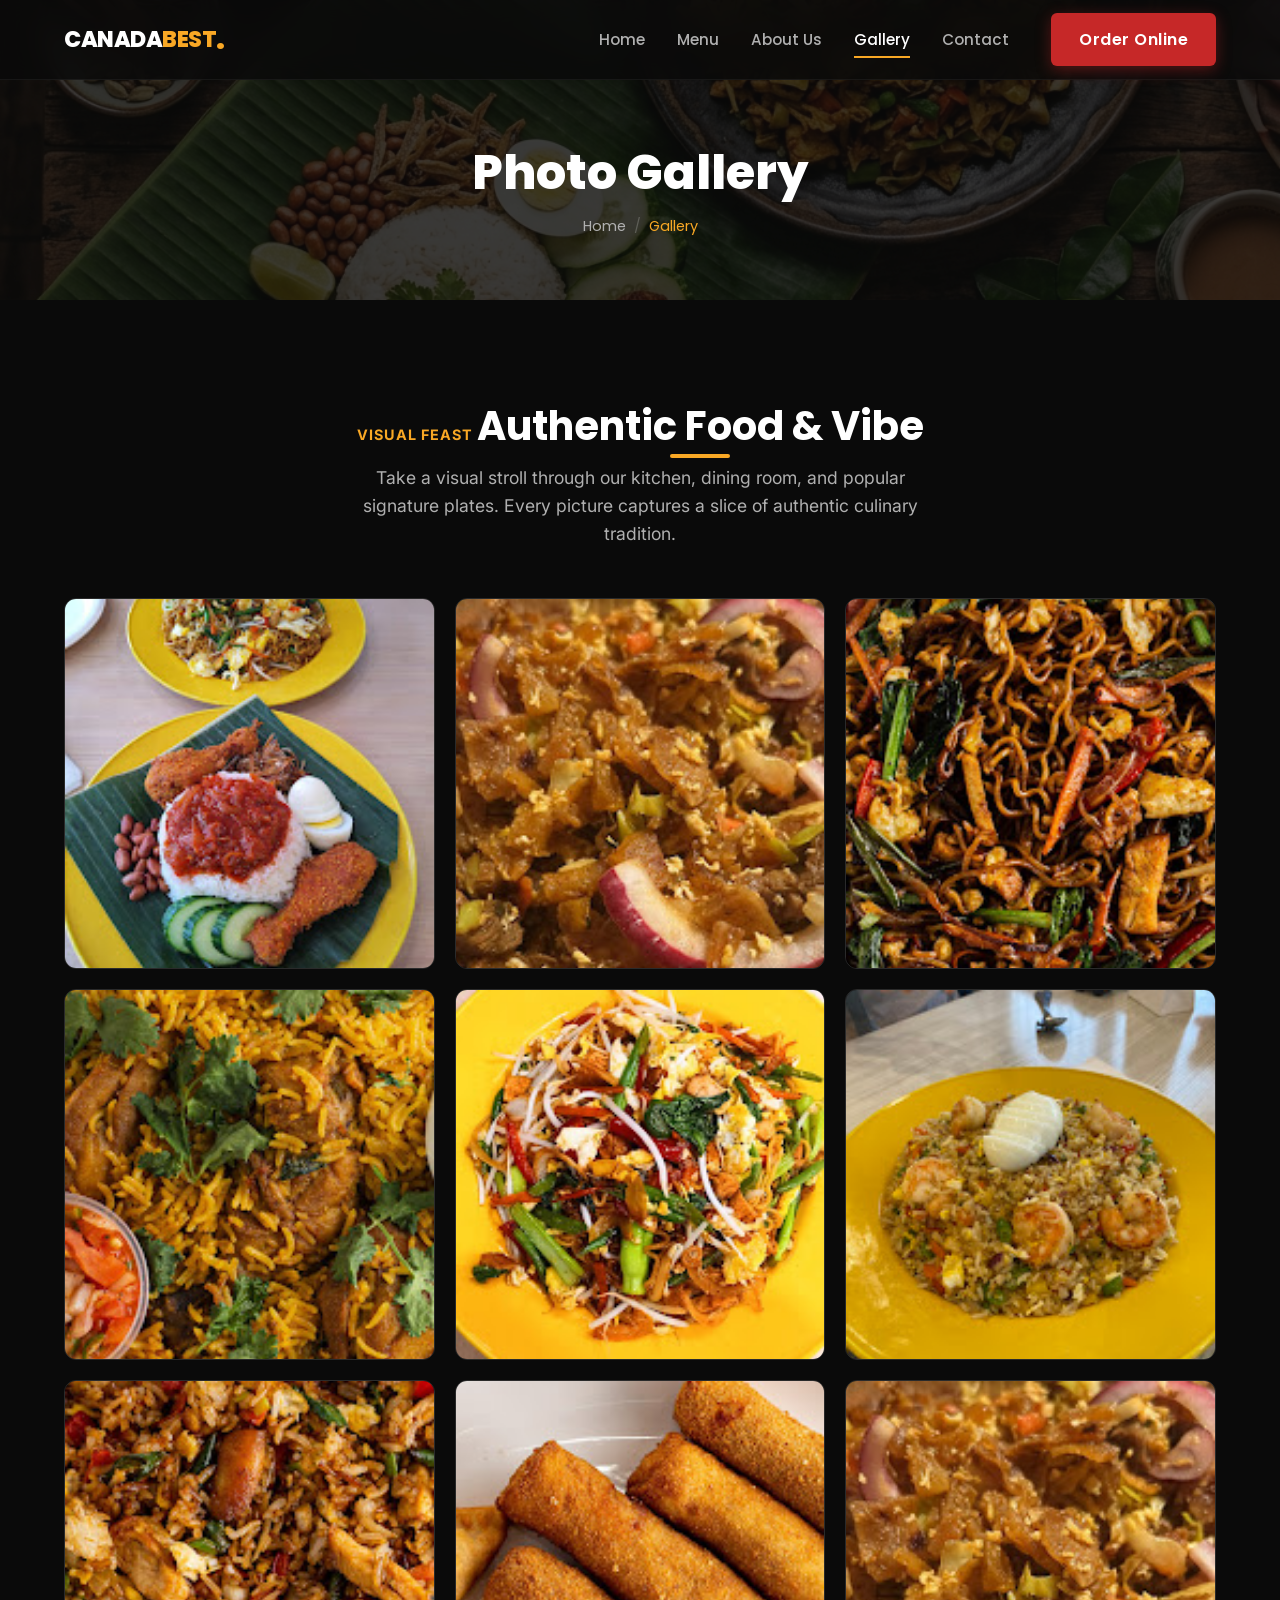
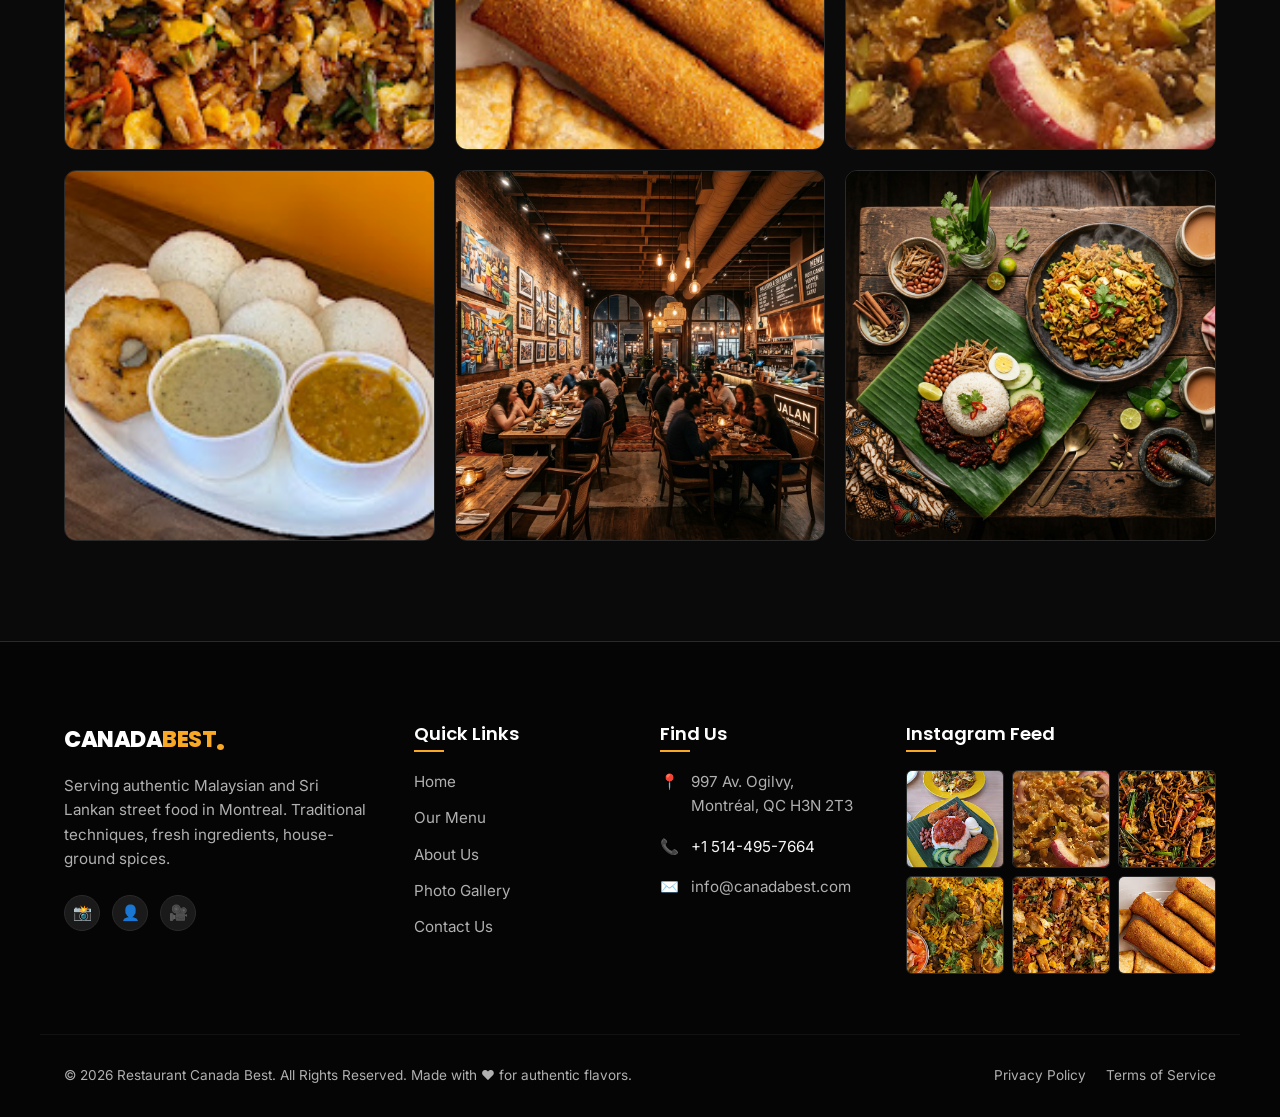
<file: gallery.html>
<!DOCTYPE html>
<html lang="en">
<head>
    <meta charset="UTF-8">
    <meta name="viewport" content="width=device-width, initial-scale=1.0">
    <title>Photo Gallery | Restaurant Canada Best Montreal</title>
    <meta name="description" content="Take a visual tour of Restaurant Canada Best in Montreal. Browse high-resolution photos of our signature Nasi Lemak, Mutton Kottu Roti, and cozy street-food-inspired interior.">
    <meta name="keywords" content="Malaysian food photography, Sri Lankan food gallery Montreal, Restaurant Canada Best interior, Halal eats photo tour Mile End">
    
    <link rel="stylesheet" href="css/style.css">
</head>
<body>

    <!-- Header Navigation -->
    <header class="header" id="header">
        <div class="container header-container">
            <a href="index.html" class="logo" id="logo-link" aria-label="Restaurant Canada Best Homepage">
                CANADA<span>BEST</span><span class="logo-dot">.</span>
            </a>
            
            <nav class="nav" aria-label="Main Navigation">
                <ul class="nav-menu" id="nav-menu">
                    <li><a href="index.html" class="nav-link">Home</a></li>
                    <li><a href="menu.html" class="nav-link">Menu</a></li>
                    <li><a href="about.html" class="nav-link">About Us</a></li>
                    <li><a href="gallery.html" class="nav-link active">Gallery</a></li>
                    <li><a href="contact.html" class="nav-link">Contact</a></li>
                    <li class="nav-cta">
                        <a href="contact.html#order" class="btn btn-primary" id="header-order-btn">Order Online</a>
                    </li>
                </ul>
            </nav>
            
            <button class="menu-toggle" id="menu-toggle" aria-label="Open mobile menu" aria-expanded="false" aria-controls="nav-menu">
                <span></span>
                <span></span>
                <span></span>
            </button>
        </div>
    </header>

    <!-- Page Hero Banner -->
    <section class="page-hero" style="background-image: url('images/hero.png');" aria-label="Gallery Banner">
        <div class="page-hero-overlay"></div>
        <div class="page-hero-content animated fade-in-up">
            <h1 class="page-hero-title">Photo Gallery</h1>
            <div class="breadcrumbs">
                <a href="index.html">Home</a>
                <span class="separator">/</span>
                <span class="current">Gallery</span>
            </div>
        </div>
    </section>

    <!-- Gallery Section -->
    <section class="section-padding">
        <div class="container">
            <div class="section-title-wrap text-center animated fade-in-up">
                <span class="text-yellow text-uppercase" style="font-weight: 700; letter-spacing: 1px; font-size: 0.9rem;">VISUAL FEAST</span>
                <h2 class="section-title">Authentic Food & Vibe</h2>
                <p class="section-subtitle">Take a visual stroll through our kitchen, dining room, and popular signature plates. Every picture captures a slice of authentic culinary tradition.</p>
            </div>

            <!-- Gallery Grid -->
            <div class="gallery-grid animated fade-in-up delay-1">
                
                <!-- Item 1: Nasi Lemak -->
                <div class="gallery-item">
                    <img src="images/Nasi Lemak.jpg" alt="Traditional Nasi Lemak on Banana Leaf" class="gallery-img" loading="lazy">
                    <div class="gallery-overlay">
                        <h3>Traditional Nasi Lemak</h3>
                        <p>Signature Malaysian Coconut Rice Plate</p>
                    </div>
                </div>

                <!-- Item 2: Kottu Roti -->
                <div class="gallery-item">
                    <img src="images/Mutton Kotu Roti.jpg" alt="Sizzling Mutton Kottu Roti Griddle Chop" class="gallery-img" loading="lazy">
                    <div class="gallery-overlay">
                        <h3>Sizzling Mutton Kottu</h3>
                        <p>Sri Lankan Chopped Flatbread Specialty</p>
                    </div>
                </div>

                <!-- Item 3: Noodles -->
                <div class="gallery-item">
                    <img src="images/Chicken Noodles.jpg" alt="Wok-tossed Chicken Fried Noodles" class="gallery-img" loading="lazy">
                    <div class="gallery-overlay">
                        <h3>Chicken Fried Noodles</h3>
                        <p>Yellow Egg Noodles Stir-fried with Chicken</p>
                    </div>
                </div>

                <!-- Item 4: Biryani -->
                <div class="gallery-item">
                    <img src="images/Chicken Biryani.jpg" alt="Royal Spiced Dum Chicken Biryani" class="gallery-img" loading="lazy">
                    <div class="gallery-overlay">
                        <h3>Royal Chicken Biryani</h3>
                        <p>Aromatically Layered Long-Grain Basmati Rice</p>
                    </div>
                </div>

                <!-- Item 5: Shrimp Fried Noodles -->
                <div class="gallery-item">
                    <img src="images/Shrimp Fried Noodles.jpg" alt="Seafood stir-fried noodles with prawns" class="gallery-img" loading="lazy">
                    <div class="gallery-overlay">
                        <h3>Shrimp Fried Noodles</h3>
                        <p>Spicy wok-tossed noodles with large prawns</p>
                    </div>
                </div>

                <!-- Item 6: Shrimp Fried Rice -->
                <div class="gallery-item">
                    <img src="images/Shrimp Fried Rice.jpg" alt="Aesthetic shrimp fried rice plate" class="gallery-img" loading="lazy">
                    <div class="gallery-overlay">
                        <h3>Shrimp Fried Rice</h3>
                        <p>Premium wok-fried jasmine rice with shrimp</p>
                    </div>
                </div>

                <!-- Item 7: Chicken Fried Rice -->
                <div class="gallery-item">
                    <img src="images/Chicken Fried Rice.jpg" alt="Spicy chicken fried rice" class="gallery-img" loading="lazy">
                    <div class="gallery-overlay">
                        <h3>Chicken Fried Rice</h3>
                        <p>Wok-tossed rice with seasoned chicken cubes</p>
                    </div>
                </div>

                <!-- Item 8: Chicken & Mutton Rolls -->
                <div class="gallery-item">
                    <img src="images/Chicken & Mutton Rolls.jpg" alt="Deep-fried savory short eats rolls" class="gallery-img" loading="lazy">
                    <div class="gallery-overlay">
                        <h3>Chicken & Mutton Rolls</h3>
                        <p>Crispy deep-fried Sri Lankan short eats</p>
                    </div>
                </div>

                <!-- Item 9: Chicken Kottu Roti -->
                <div class="gallery-item">
                    <img src="images/Mutton Kotu Roti.jpg" alt="Sizzling Chicken Kottu Roti griddle chop" class="gallery-img" loading="lazy">
                    <div class="gallery-overlay">
                        <h3>Chicken Kottu Roti</h3>
                        <p>Chopped roti with chicken gravy, eggs and veggies</p>
                    </div>
                </div>

                <!-- Item 10: Idli -->
                <div class="gallery-item">
                    <img src="images/Idli.jpg" alt="Soft fluffy steamed South Indian idlis" class="gallery-img" loading="lazy">
                    <div class="gallery-overlay">
                        <h3>Steamed Idli</h3>
                        <p>Soft steamed rice cakes with sambar & chutney</p>
                    </div>
                </div>

                <!-- Item 11: Interior -->
                <div class="gallery-item">
                    <img src="images/interior.png" alt="Cozy warm rustic brick interior dining room" class="gallery-img" loading="lazy">
                    <div class="gallery-overlay">
                        <h3>Cozy Street Bistro Vibe</h3>
                        <p>Warm Wooden Ambiance in Montreal</p>
                    </div>
                </div>

                <!-- Item 12: Spread -->
                <div class="gallery-item">
                    <img src="images/hero.png" alt="Sizzling food feast of Nasi Lemak and Kottu Roti spread" class="gallery-img" loading="lazy">
                    <div class="gallery-overlay">
                        <h3>The Ultimate Fusion Feast</h3>
                        <p>Our Signature Sri Lankan & Malaysian Selection</p>
                    </div>
                </div>

            </div>
        </div>
    </section>

    <!-- Footer -->
    <footer class="footer" id="footer">
        <div class="container footer-grid">
            <!-- Col 1: About -->
            <div class="footer-column footer-about">
                <a href="index.html" class="logo">
                    CANADA<span>BEST</span><span class="logo-dot">.</span>
                </a>
                <p style="margin-top: 15px; color: var(--text-muted);">Serving authentic Malaysian and Sri Lankan street food in Montreal. Traditional techniques, fresh ingredients, house-ground spices.</p>
                <div class="footer-socials">
                    <a href="https://www.instagram.com/restaurant.canada.best" target="_blank" class="social-icon" aria-label="Visit us on Instagram">📸</a>
                    <a href="https://www.facebook.com" target="_blank" class="social-icon" aria-label="Visit us on Facebook">👤</a>
                    <a href="https://www.youtube.com" target="_blank" class="social-icon" aria-label="Visit us on YouTube">🎥</a>
                </div>
            </div>
            
            <!-- Col 2: Quick Links -->
            <div class="footer-column footer-links">
                <h3>Quick Links</h3>
                <ul>
                    <li><a href="index.html">Home</a></li>
                    <li><a href="menu.html">Our Menu</a></li>
                    <li><a href="about.html">About Us</a></li>
                    <li><a href="gallery.html">Photo Gallery</a></li>
                    <li><a href="contact.html">Contact Us</a></li>
                </ul>
            </div>
            
            <!-- Col 3: Contact Info -->
            <div class="footer-column footer-contact">
                <h3>Find Us</h3>
                <ul>
                    <li>
                        <span class="footer-contact-icon">📍</span>
                        <span>997 Av. Ogilvy,<br>Montréal, QC H3N 2T3</span>
                    </li>
                    <li>
                        <span class="footer-contact-icon">📞</span>
                        <a href="tel:+15144957664" style="color: var(--text-light);">+1 514-495-7664</a>
                    </li>
                    <li>
                        <span class="footer-contact-icon">✉️</span>
                        <a href="mailto:info@restaurantcanadabest.com">info@canadabest.com</a>
                    </li>
                </ul>
            </div>
            
            <!-- Col 4: Instagram Feed -->
            <div class="footer-column">
                <h3>Instagram Feed</h3>
                <div class="footer-instagram-grid" style="margin-top: 15px;">
                    <a href="https://www.instagram.com/restaurant.canada.best" target="_blank" class="footer-insta-item" aria-label="Instagram post 1">
                        <img src="images/Nasi Lemak.jpg" alt="Delicious Nasi Lemak from Instagram feed" loading="lazy">
                    </a>
                    <a href="https://www.instagram.com/restaurant.canada.best" target="_blank" class="footer-insta-item" aria-label="Instagram post 2">
                        <img src="images/Mutton Kotu Roti.jpg" alt="Sizzling Mutton Kottu from Instagram feed" loading="lazy">
                    </a>
                    <a href="https://www.instagram.com/restaurant.canada.best" target="_blank" class="footer-insta-item" aria-label="Instagram post 3">
                        <img src="images/Chicken Noodles.jpg" alt="Spicy fried Mee Goreng from Instagram feed" loading="lazy">
                    </a>
                    <a href="https://www.instagram.com/restaurant.canada.best" target="_blank" class="footer-insta-item" aria-label="Instagram post 4">
                        <img src="images/Chicken Biryani.jpg" alt="Aromatic Chicken Biryani from Instagram feed" loading="lazy">
                    </a>
                    <a href="https://www.instagram.com/restaurant.canada.best" target="_blank" class="footer-insta-item" aria-label="Instagram post 5">
                        <img src="images/Chicken Fried Rice.jpg" alt="Cozy bistro ambiance from Instagram feed" loading="lazy">
                    </a>
                    <a href="https://www.instagram.com/restaurant.canada.best" target="_blank" class="footer-insta-item" aria-label="Instagram post 6">
                        <img src="images/Chicken & Mutton Rolls.jpg" alt="Feast spread from Instagram feed" loading="lazy">
                    </a>
                </div>
            </div>
        </div>
        
        <div class="container footer-bottom">
            <p>&copy; 2026 Restaurant Canada Best. All Rights Reserved. Made with ♥ for authentic flavors.</p>
            <div class="footer-bottom-links">
                <a href="#">Privacy Policy</a>
                <a href="#">Terms of Service</a>
            </div>
        </div>
    </footer>

    <!-- JavaScript Interactions -->
    <script src="js/main.js"></script>
</body>
</html>
</file>
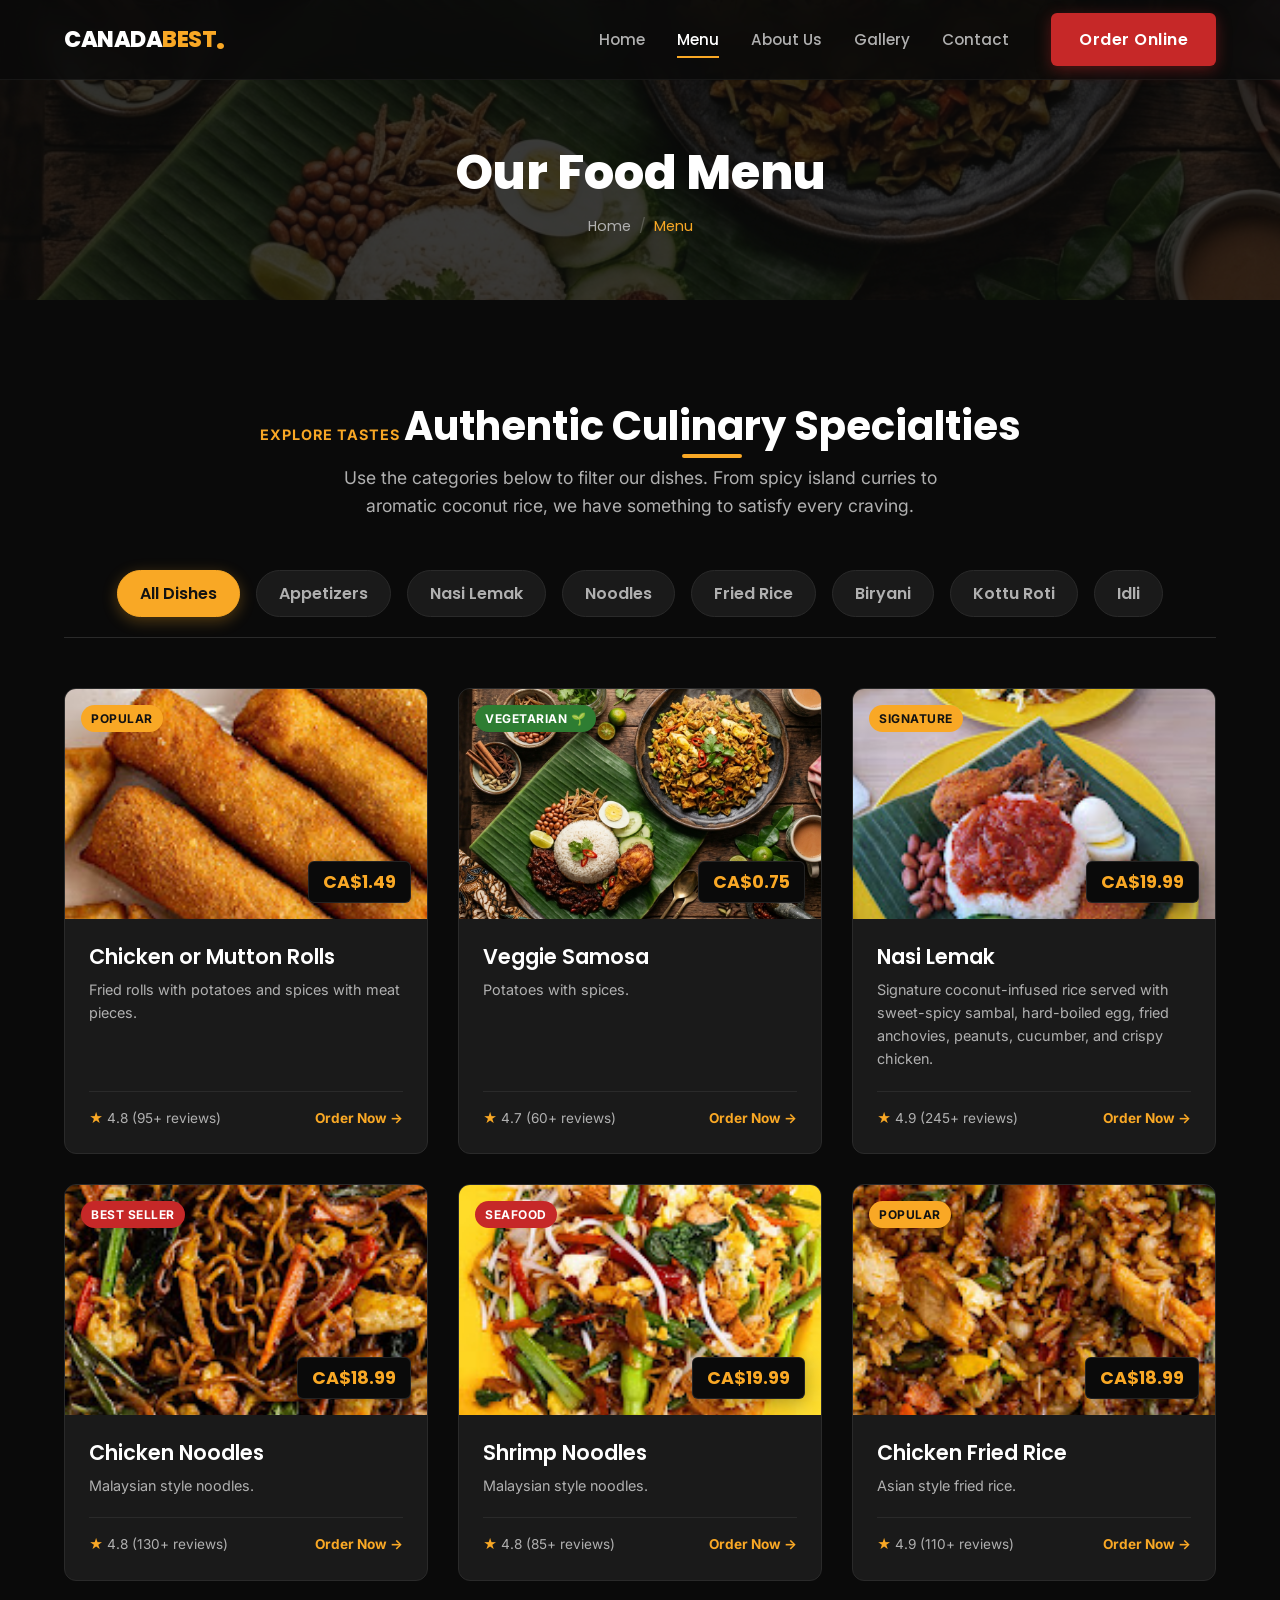
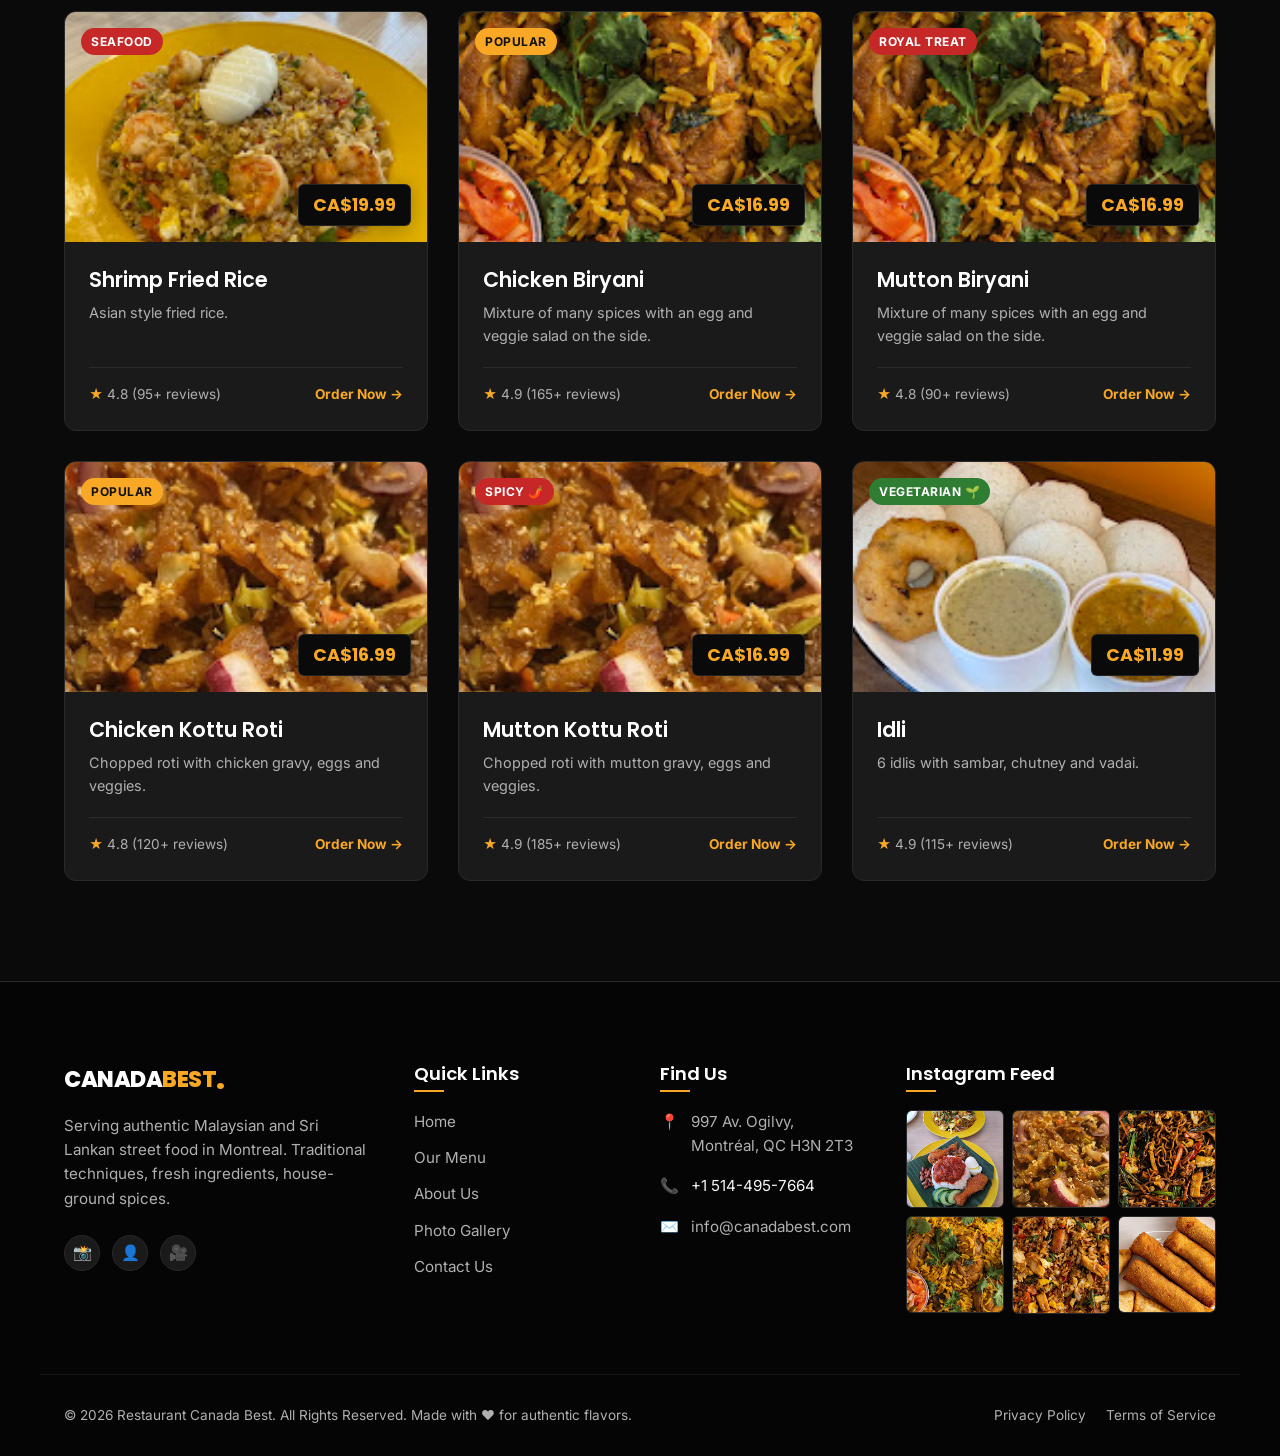
<file: menu.html>
<!DOCTYPE html>
<html lang="en">
<head>
    <meta charset="UTF-8">
    <meta name="viewport" content="width=device-width, initial-scale=1.0">
    <title>Authentic Menu | Restaurant Canada Best Montreal</title>
    <meta name="description" content="Explore our authentic Malaysian & Sri Lankan menu. Featuring sizzling griddle-chopped Kottu Roti, coconut Nasi Lemak, wok-tossed Mee Goreng, Chicken Biryani, and sweet frothy Teh Tarik. Dine-in, Takeout, & Delivery.">
    <meta name="keywords" content="Malaysian food menu Montreal, Sri Lankan Kottu Roti menu, Nasi Lemak prices, Halal restaurant Montreal, Sri Lankan spicy curries Montreal">
    
    <link rel="stylesheet" href="css/style.css">
</head>
<body>

    <!-- Header Navigation -->
    <header class="header" id="header">
        <div class="container header-container">
            <a href="index.html" class="logo" id="logo-link" aria-label="Restaurant Canada Best Homepage">
                CANADA<span>BEST</span><span class="logo-dot">.</span>
            </a>
            
            <nav class="nav" aria-label="Main Navigation">
                <ul class="nav-menu" id="nav-menu">
                    <li><a href="index.html" class="nav-link">Home</a></li>
                    <li><a href="menu.html" class="nav-link active">Menu</a></li>
                    <li><a href="about.html" class="nav-link">About Us</a></li>
                    <li><a href="gallery.html" class="nav-link">Gallery</a></li>
                    <li><a href="contact.html" class="nav-link">Contact</a></li>
                    <li class="nav-cta">
                        <a href="contact.html#order" class="btn btn-primary" id="header-order-btn">Order Online</a>
                    </li>
                </ul>
            </nav>
            
            <button class="menu-toggle" id="menu-toggle" aria-label="Open mobile menu" aria-expanded="false" aria-controls="nav-menu">
                <span></span>
                <span></span>
                <span></span>
            </button>
        </div>
    </header>

    <!-- Page Hero Banner -->
    <section class="page-hero" style="background-image: url('images/hero.png');" aria-label="Menu Banner">
        <div class="page-hero-overlay"></div>
        <div class="page-hero-content animated fade-in-up">
            <h1 class="page-hero-title">Our Food Menu</h1>
            <div class="breadcrumbs">
                <a href="index.html">Home</a>
                <span class="separator">/</span>
                <span class="current">Menu</span>
            </div>
        </div>
    </section>

    <!-- Menu Section -->
    <section class="section-padding">
        <div class="container">
            <div class="section-title-wrap text-center animated fade-in-up">
                <span class="text-yellow text-uppercase" style="font-weight: 700; letter-spacing: 1px; font-size: 0.9rem;">EXPLORE TASTES</span>
                <h2 class="section-title">Authentic Culinary Specialties</h2>
                <p class="section-subtitle">Use the categories below to filter our dishes. From spicy island curries to aromatic coconut rice, we have something to satisfy every craving.</p>
            </div>

            <!-- Category Tabs Filtering -->
            <div class="menu-categories animated fade-in-up delay-1">
                <button class="menu-category-btn active" data-filter="all">All Dishes</button>
                <button class="menu-category-btn" data-filter="appetizers">Appetizers</button>
                <button class="menu-category-btn" data-filter="nasi-lemak">Nasi Lemak</button>
                <button class="menu-category-btn" data-filter="noodles">Noodles</button>
                <button class="menu-category-btn" data-filter="fried-rice">Fried Rice</button>
                <button class="menu-category-btn" data-filter="biryani">Biryani</button>
                <button class="menu-category-btn" data-filter="kottu-roti">Kottu Roti</button>
                <button class="menu-category-btn" data-filter="idli">Idli</button>
            </div>

            <!-- Food Grid -->
            <div class="food-grid animated fade-in-up delay-2" id="menu-food-grid">
                
                <!-- Appetizer 1: Chicken or Mutton Rolls -->
                <div class="food-card" data-category="appetizers">
                    <div class="food-card-img-wrap">
                        <img src="images/Chicken & Mutton Rolls.jpg" alt="Chicken or Mutton Rolls" class="food-card-img" loading="lazy">
                        <div class="food-card-badges">
                            <span class="food-card-badge popular">Popular</span>
                        </div>
                        <span class="food-card-price">CA$1.49</span>
                    </div>
                    <div class="food-card-content">
                        <h3 class="food-card-title">Chicken or Mutton Rolls</h3>
                        <p class="food-card-desc">Fried rolls with potatoes and spices with meat pieces.</p>
                        <div class="food-card-footer">
                            <div class="food-card-rating">
                                <span>★</span> 4.8 (95+ reviews)
                            </div>
                            <a href="contact.html#order" class="food-card-order-btn" aria-label="Order Chicken or Mutton Rolls">Order Now &rarr;</a>
                        </div>
                    </div>
                </div>

                <!-- Appetizer 2: Veggie Samosa -->
                <div class="food-card" data-category="appetizers">
                    <div class="food-card-img-wrap">
                        <img src="images/hero.png" alt="Veggie Samosa" class="food-card-img" loading="lazy">
                        <div class="food-card-badges">
                            <span class="food-card-badge veg">Vegetarian 🌱</span>
                        </div>
                        <span class="food-card-price">CA$0.75</span>
                    </div>
                    <div class="food-card-content">
                        <h3 class="food-card-title">Veggie Samosa</h3>
                        <p class="food-card-desc">Potatoes with spices.</p>
                        <div class="food-card-footer">
                            <div class="food-card-rating">
                                <span>★</span> 4.7 (60+ reviews)
                            </div>
                            <a href="contact.html#order" class="food-card-order-btn" aria-label="Order Veggie Samosa">Order Now &rarr;</a>
                        </div>
                    </div>
                </div>

                <!-- Nasi Lemak -->
                <div class="food-card" data-category="nasi-lemak">
                    <div class="food-card-img-wrap">
                        <img src="images/Nasi Lemak.jpg" alt="Traditional Nasi Lemak" class="food-card-img" loading="lazy">
                        <div class="food-card-badges">
                            <span class="food-card-badge popular">Signature</span>
                        </div>
                        <span class="food-card-price">CA$19.99</span>
                    </div>
                    <div class="food-card-content">
                        <h3 class="food-card-title">Nasi Lemak</h3>
                        <p class="food-card-desc">Signature coconut-infused rice served with sweet-spicy sambal, hard-boiled egg, fried anchovies, peanuts, cucumber, and crispy chicken.</p>
                        <div class="food-card-footer">
                            <div class="food-card-rating">
                                <span>★</span> 4.9 (245+ reviews)
                            </div>
                            <a href="contact.html#order" class="food-card-order-btn" aria-label="Order Nasi Lemak">Order Now &rarr;</a>
                        </div>
                    </div>
                </div>

                <!-- Noodles 1: Chicken Noodles -->
                <div class="food-card" data-category="noodles">
                    <div class="food-card-img-wrap">
                        <img src="images/Chicken Noodles.jpg" alt="Chicken Noodles" class="food-card-img" loading="lazy">
                        <div class="food-card-badges">
                            <span class="food-card-badge">Best Seller</span>
                        </div>
                        <span class="food-card-price">CA$18.99</span>
                    </div>
                    <div class="food-card-content">
                        <h3 class="food-card-title">Chicken Noodles</h3>
                        <p class="food-card-desc">Malaysian style noodles.</p>
                        <div class="food-card-footer">
                            <div class="food-card-rating">
                                <span>★</span> 4.8 (130+ reviews)
                            </div>
                            <a href="contact.html#order" class="food-card-order-btn" aria-label="Order Chicken Noodles">Order Now &rarr;</a>
                        </div>
                    </div>
                </div>

                <!-- Noodles 2: Shrimp Noodles -->
                <div class="food-card" data-category="noodles">
                    <div class="food-card-img-wrap">
                        <img src="images/Shrimp Fried Noodles.jpg" alt="Shrimp Noodles" class="food-card-img" loading="lazy">
                        <div class="food-card-badges">
                            <span class="food-card-badge">Seafood</span>
                        </div>
                        <span class="food-card-price">CA$19.99</span>
                    </div>
                    <div class="food-card-content">
                        <h3 class="food-card-title">Shrimp Noodles</h3>
                        <p class="food-card-desc">Malaysian style noodles.</p>
                        <div class="food-card-footer">
                            <div class="food-card-rating">
                                <span>★</span> 4.8 (85+ reviews)
                            </div>
                            <a href="contact.html#order" class="food-card-order-btn" aria-label="Order Shrimp Noodles">Order Now &rarr;</a>
                        </div>
                    </div>
                </div>

                <!-- Fried Rice 1: Chicken Fried Rice -->
                <div class="food-card" data-category="fried-rice">
                    <div class="food-card-img-wrap">
                        <img src="images/Chicken Fried Rice.jpg" alt="Chicken Fried Rice" class="food-card-img" loading="lazy">
                        <div class="food-card-badges">
                            <span class="food-card-badge popular">Popular</span>
                        </div>
                        <span class="food-card-price">CA$18.99</span>
                    </div>
                    <div class="food-card-content">
                        <h3 class="food-card-title">Chicken Fried Rice</h3>
                        <p class="food-card-desc">Asian style fried rice.</p>
                        <div class="food-card-footer">
                            <div class="food-card-rating">
                                <span>★</span> 4.9 (110+ reviews)
                            </div>
                            <a href="contact.html#order" class="food-card-order-btn" aria-label="Order Chicken Fried Rice">Order Now &rarr;</a>
                        </div>
                    </div>
                </div>

                <!-- Fried Rice 2: Shrimp Fried Rice -->
                <div class="food-card" data-category="fried-rice">
                    <div class="food-card-img-wrap">
                        <img src="images/Shrimp Fried Rice.jpg" alt="Shrimp Fried Rice" class="food-card-img" loading="lazy">
                        <div class="food-card-badges">
                            <span class="food-card-badge">Seafood</span>
                        </div>
                        <span class="food-card-price">CA$19.99</span>
                    </div>
                    <div class="food-card-content">
                        <h3 class="food-card-title">Shrimp Fried Rice</h3>
                        <p class="food-card-desc">Asian style fried rice.</p>
                        <div class="food-card-footer">
                            <div class="food-card-rating">
                                <span>★</span> 4.8 (95+ reviews)
                            </div>
                            <a href="contact.html#order" class="food-card-order-btn" aria-label="Order Shrimp Fried Rice">Order Now &rarr;</a>
                        </div>
                    </div>
                </div>

                <!-- Biryani 1: Chicken Biryani -->
                <div class="food-card" data-category="biryani">
                    <div class="food-card-img-wrap">
                        <img src="images/Chicken Biryani.jpg" alt="Chicken Biryani" class="food-card-img" loading="lazy">
                        <div class="food-card-badges">
                            <span class="food-card-badge popular">Popular</span>
                        </div>
                        <span class="food-card-price">CA$16.99</span>
                    </div>
                    <div class="food-card-content">
                        <h3 class="food-card-title">Chicken Biryani</h3>
                        <p class="food-card-desc">Mixture of many spices with an egg and veggie salad on the side.</p>
                        <div class="food-card-footer">
                            <div class="food-card-rating">
                                <span>★</span> 4.9 (165+ reviews)
                            </div>
                            <a href="contact.html#order" class="food-card-order-btn" aria-label="Order Chicken Biryani">Order Now &rarr;</a>
                        </div>
                    </div>
                </div>

                <!-- Biryani 2: Mutton Biryani -->
                <div class="food-card" data-category="biryani">
                    <div class="food-card-img-wrap">
                        <img src="images/Chicken Biryani.jpg" alt="Mutton Biryani" class="food-card-img" loading="lazy">
                        <div class="food-card-badges">
                            <span class="food-card-badge">Royal Treat</span>
                        </div>
                        <span class="food-card-price">CA$16.99</span>
                    </div>
                    <div class="food-card-content">
                        <h3 class="food-card-title">Mutton Biryani</h3>
                        <p class="food-card-desc">Mixture of many spices with an egg and veggie salad on the side.</p>
                        <div class="food-card-footer">
                            <div class="food-card-rating">
                                <span>★</span> 4.8 (90+ reviews)
                            </div>
                            <a href="contact.html#order" class="food-card-order-btn" aria-label="Order Mutton Biryani">Order Now &rarr;</a>
                        </div>
                    </div>
                </div>

                <!-- Kottu Roti 1: Chicken Kottu Roti -->
                <div class="food-card" data-category="kottu-roti">
                    <div class="food-card-img-wrap">
                        <img src="images/Mutton Kotu Roti.jpg" alt="Chicken Kottu Roti" class="food-card-img" loading="lazy">
                        <div class="food-card-badges">
                            <span class="food-card-badge popular">Popular</span>
                        </div>
                        <span class="food-card-price">CA$16.99</span>
                    </div>
                    <div class="food-card-content">
                        <h3 class="food-card-title">Chicken Kottu Roti</h3>
                        <p class="food-card-desc">Chopped roti with chicken gravy, eggs and veggies.</p>
                        <div class="food-card-footer">
                            <div class="food-card-rating">
                                <span>★</span> 4.8 (120+ reviews)
                            </div>
                            <a href="contact.html#order" class="food-card-order-btn" aria-label="Order Chicken Kottu Roti">Order Now &rarr;</a>
                        </div>
                    </div>
                </div>

                <!-- Kottu Roti 2: Mutton Kottu Roti -->
                <div class="food-card" data-category="kottu-roti">
                    <div class="food-card-img-wrap">
                        <img src="images/Mutton Kotu Roti.jpg" alt="Mutton Kottu Roti" class="food-card-img" loading="lazy">
                        <div class="food-card-badges">
                            <span class="food-card-badge">Spicy 🌶️</span>
                        </div>
                        <span class="food-card-price">CA$16.99</span>
                    </div>
                    <div class="food-card-content">
                        <h3 class="food-card-title">Mutton Kottu Roti</h3>
                        <p class="food-card-desc">Chopped roti with mutton gravy, eggs and veggies.</p>
                        <div class="food-card-footer">
                            <div class="food-card-rating">
                                <span>★</span> 4.9 (185+ reviews)
                            </div>
                            <a href="contact.html#order" class="food-card-order-btn" aria-label="Order Mutton Kottu Roti">Order Now &rarr;</a>
                        </div>
                    </div>
                </div>

                <!-- Idli -->
                <div class="food-card" data-category="idli">
                    <div class="food-card-img-wrap">
                        <img src="images/Idli.jpg" alt="Steamed Idli" class="food-card-img" loading="lazy">
                        <div class="food-card-badges">
                            <span class="food-card-badge veg">Vegetarian 🌱</span>
                        </div>
                        <span class="food-card-price">CA$11.99</span>
                    </div>
                    <div class="food-card-content">
                        <h3 class="food-card-title">Idli</h3>
                        <p class="food-card-desc">6 idlis with sambar, chutney and vadai.</p>
                        <div class="food-card-footer">
                            <div class="food-card-rating">
                                <span>★</span> 4.9 (115+ reviews)
                            </div>
                            <a href="contact.html#order" class="food-card-order-btn" aria-label="Order Idli">Order Now &rarr;</a>
                        </div>
                    </div>
                </div>

            </div>
        </div>
    </section>

    <!-- Footer -->
    <footer class="footer" id="footer">
        <div class="container footer-grid">
            <!-- Col 1: About -->
            <div class="footer-column footer-about">
                <a href="index.html" class="logo">
                    CANADA<span>BEST</span><span class="logo-dot">.</span>
                </a>
                <p style="margin-top: 15px; color: var(--text-muted);">Serving authentic Malaysian and Sri Lankan street food in Montreal. Traditional techniques, fresh ingredients, house-ground spices.</p>
                <div class="footer-socials">
                    <a href="https://www.instagram.com/restaurant.canada.best" target="_blank" class="social-icon" aria-label="Visit us on Instagram">📸</a>
                    <a href="https://www.facebook.com" target="_blank" class="social-icon" aria-label="Visit us on Facebook">👤</a>
                    <a href="https://www.youtube.com" target="_blank" class="social-icon" aria-label="Visit us on YouTube">🎥</a>
                </div>
            </div>
            
            <!-- Col 2: Quick Links -->
            <div class="footer-column footer-links">
                <h3>Quick Links</h3>
                <ul>
                    <li><a href="index.html">Home</a></li>
                    <li><a href="menu.html">Our Menu</a></li>
                    <li><a href="about.html">About Us</a></li>
                    <li><a href="gallery.html">Photo Gallery</a></li>
                    <li><a href="contact.html">Contact Us</a></li>
                </ul>
            </div>
            
            <!-- Col 3: Contact Info -->
            <div class="footer-column footer-contact">
                <h3>Find Us</h3>
                <ul>
                    <li>
                        <span class="footer-contact-icon">📍</span>
                        <span>997 Av. Ogilvy,<br>Montréal, QC H3N 2T3</span>
                    </li>
                    <li>
                        <span class="footer-contact-icon">📞</span>
                        <a href="tel:+15144957664" style="color: var(--text-light);">+1 514-495-7664</a>
                    </li>
                    <li>
                        <span class="footer-contact-icon">✉️</span>
                        <a href="mailto:info@restaurantcanadabest.com">info@canadabest.com</a>
                    </li>
                </ul>
            </div>
            
            <!-- Col 4: Instagram Feed -->
            <div class="footer-column">
                <h3>Instagram Feed</h3>
                <div class="footer-instagram-grid" style="margin-top: 15px;">
                    <a href="https://www.instagram.com/restaurant.canada.best" target="_blank" class="footer-insta-item" aria-label="Instagram post 1">
                        <img src="images/Nasi Lemak.jpg" alt="Delicious Nasi Lemak from Instagram feed" loading="lazy">
                    </a>
                    <a href="https://www.instagram.com/restaurant.canada.best" target="_blank" class="footer-insta-item" aria-label="Instagram post 2">
                        <img src="images/Mutton Kotu Roti.jpg" alt="Sizzling Mutton Kottu from Instagram feed" loading="lazy">
                    </a>
                    <a href="https://www.instagram.com/restaurant.canada.best" target="_blank" class="footer-insta-item" aria-label="Instagram post 3">
                        <img src="images/Chicken Noodles.jpg" alt="Spicy fried Mee Goreng from Instagram feed" loading="lazy">
                    </a>
                    <a href="https://www.instagram.com/restaurant.canada.best" target="_blank" class="footer-insta-item" aria-label="Instagram post 4">
                        <img src="images/Chicken Biryani.jpg" alt="Aromatic Chicken Biryani from Instagram feed" loading="lazy">
                    </a>
                    <a href="https://www.instagram.com/restaurant.canada.best" target="_blank" class="footer-insta-item" aria-label="Instagram post 5">
                        <img src="images/Chicken Fried Rice.jpg" alt="Cozy bistro ambiance from Instagram feed" loading="lazy">
                    </a>
                    <a href="https://www.instagram.com/restaurant.canada.best" target="_blank" class="footer-insta-item" aria-label="Instagram post 6">
                        <img src="images/Chicken & Mutton Rolls.jpg" alt="Feast spread from Instagram feed" loading="lazy">
                    </a>
                </div>
            </div>
        </div>
        
        <div class="container footer-bottom">
            <p>&copy; 2026 Restaurant Canada Best. All Rights Reserved. Made with ♥ for authentic flavors.</p>
            <div class="footer-bottom-links">
                <a href="#">Privacy Policy</a>
                <a href="#">Terms of Service</a>
            </div>
        </div>
    </footer>

    <!-- JavaScript Interactions -->
    <script src="js/main.js"></script>
</body>
</html>
</file>
<file: css/style.css>
/* ==========================================================================
   RESTAURANT CANADA BEST — OFFICIAL DESIGN SYSTEM & STYLING
   ========================================================================== */

/* Import Google Fonts */
@import url('https://fonts.googleapis.com/css2?family=Inter:wght@300;400;500;600;700&family=Poppins:wght@400;500;600;700;800&display=swap');

/* CSS Variables */
:root {
    --bg-color: #0A0A0A;
    --bg-alt: #121212;
    --card-bg: #1A1A1A;
    --card-border: #2A2A2A;
    
    --primary-red: #C62828;
    --primary-red-glow: rgba(198, 40, 40, 0.4);
    --primary-red-hover: #D32F2F;
    
    --primary-yellow: #F9A825;
    --primary-yellow-glow: rgba(249, 168, 37, 0.3);
    --primary-yellow-hover: #FBC02D;
    
    --text-white: #FFFFFF;
    --text-light: #F5F5F5;
    --text-muted: #B0B0B0;
    --text-dark: #121212;
    
    --font-headings: 'Poppins', sans-serif;
    --font-body: 'Inter', sans-serif;
    
    --container-max: 1200px;
    --header-height: 80px;
    --border-radius-sm: 6px;
    --border-radius-md: 12px;
    --border-radius-lg: 20px;
    
    --transition-smooth: all 0.35s cubic-bezier(0.4, 0, 0.2, 1);
    --shadow-subtle: 0 4px 20px rgba(0, 0, 0, 0.3);
    --shadow-glow: 0 8px 30px rgba(198, 40, 40, 0.15);
}

/* ==========================================================================
   RESET & BASE STYLES
   ========================================================================== */
*, *::before, *::after {
    box-sizing: border-box;
    margin: 0;
    padding: 0;
}

html {
    scroll-behavior: smooth;
    font-size: 16px;
    -webkit-font-smoothing: antialiased;
}

body {
    font-family: var(--font-body);
    background-color: var(--bg-color);
    color: var(--text-light);
    line-height: 1.6;
    overflow-x: hidden;
}

h1, h2, h3, h4, h5, h6 {
    font-family: var(--font-headings);
    color: var(--text-white);
    font-weight: 600;
    line-height: 1.3;
}

a {
    color: inherit;
    text-decoration: none;
    transition: var(--transition-smooth);
}

ul {
    list-style: none;
}

img {
    max-width: 100%;
    height: auto;
    display: block;
}

button, input, textarea, select {
    font-family: inherit;
    font-size: inherit;
    background: none;
    border: none;
    outline: none;
    color: inherit;
}

/* ==========================================================================
   LAYOUT CONTAINERS & UTILITIES
   ========================================================================== */
.container {
    max-width: var(--container-max);
    margin: 0 auto;
    padding: 0 24px;
}

.section-padding {
    padding: 100px 0;
}

@media (max-width: 768px) {
    .section-padding {
        padding: 60px 0;
    }
}

.text-center { text-align: center; }
.text-yellow { color: var(--primary-yellow); }
.text-red { color: var(--primary-red); }

.section-title-wrap {
    margin-bottom: 50px;
}

.section-title {
    font-size: 2.5rem;
    font-weight: 700;
    position: relative;
    display: inline-block;
    margin-bottom: 12px;
}

.section-title::after {
    content: '';
    position: absolute;
    bottom: -6px;
    left: 50%;
    transform: translateX(-50%);
    width: 60px;
    height: 4px;
    background-color: var(--primary-yellow);
    border-radius: var(--border-radius-sm);
}

.section-subtitle {
    font-size: 1.1rem;
    color: var(--text-muted);
    max-width: 600px;
    margin: 0 auto;
}

/* ==========================================================================
   BUTTONS & INTERACTIVE ELEMENTS
   ========================================================================== */
.btn {
    display: inline-flex;
    align-items: center;
    justify-content: center;
    padding: 14px 28px;
    font-weight: 600;
    border-radius: var(--border-radius-sm);
    transition: var(--transition-smooth);
    cursor: pointer;
    font-family: var(--font-headings);
    letter-spacing: 0.5px;
}

.btn-primary {
    background-color: var(--primary-red);
    color: var(--text-white);
    box-shadow: 0 4px 15px var(--primary-red-glow);
}

.btn-primary:hover {
    background-color: var(--primary-red-hover);
    transform: translateY(-2px);
    box-shadow: 0 6px 20px rgba(198, 40, 40, 0.6);
}

.btn-secondary {
    background-color: transparent;
    color: var(--primary-yellow);
    border: 2px solid var(--primary-yellow);
}

.btn-secondary:hover {
    background-color: var(--primary-yellow);
    color: var(--text-dark);
    transform: translateY(-2px);
    box-shadow: 0 6px 20px var(--primary-yellow-glow);
}

.btn-group {
    display: flex;
    gap: 16px;
    flex-wrap: wrap;
}

/* ==========================================================================
   HEADER / NAVIGATION BAR
   ========================================================================== */
.header {
    position: fixed;
    top: 0;
    left: 0;
    width: 100%;
    height: var(--header-height);
    background: rgba(10, 10, 10, 0.85);
    backdrop-filter: blur(12px);
    -webkit-backdrop-filter: blur(12px);
    z-index: 1000;
    border-bottom: 1px solid rgba(255, 255, 255, 0.05);
    transition: var(--transition-smooth);
}

.header.scrolled {
    height: 70px;
    background: rgba(10, 10, 10, 0.95);
    box-shadow: var(--shadow-subtle);
}

.header-container {
    display: flex;
    justify-content: space-between;
    align-items: center;
    height: 100%;
}

.logo {
    display: flex;
    align-items: center;
    font-family: var(--font-headings);
    font-size: 1.4rem;
    font-weight: 800;
    color: var(--text-white);
    letter-spacing: -0.5px;
}

.logo span {
    color: var(--primary-yellow);
}

.logo-dot {
    color: var(--primary-red);
    font-size: 1.8rem;
    line-height: 1;
}

.nav-menu {
    display: flex;
    align-items: center;
    gap: 32px;
}

.nav-link {
    font-family: var(--font-headings);
    font-weight: 500;
    font-size: 0.95rem;
    position: relative;
    padding: 8px 0;
    color: var(--text-muted);
}

.nav-link:hover,
.nav-link.active {
    color: var(--text-white);
}

.nav-link::after {
    content: '';
    position: absolute;
    bottom: 0;
    left: 0;
    width: 0;
    height: 2px;
    background-color: var(--primary-yellow);
    transition: var(--transition-smooth);
}

.nav-link:hover::after,
.nav-link.active::after {
    width: 100%;
}

/* Nav CTA */
.nav-cta {
    margin-left: 10px;
}

/* Mobile Menu Toggle Button */
.menu-toggle {
    display: none;
    flex-direction: column;
    justify-content: space-between;
    width: 28px;
    height: 20px;
    cursor: pointer;
    z-index: 1001;
}

.menu-toggle span {
    display: block;
    width: 100%;
    height: 3px;
    background-color: var(--text-white);
    border-radius: var(--border-radius-sm);
    transition: var(--transition-smooth);
}

/* Responsive Nav styles */
@media (max-width: 992px) {
    .menu-toggle {
        display: flex;
    }
    
    .nav-menu {
        position: fixed;
        top: 0;
        right: -100%;
        width: 280px;
        height: 100vh;
        background-color: var(--bg-alt);
        flex-direction: column;
        justify-content: flex-start;
        align-items: flex-start;
        padding: 100px 40px;
        gap: 24px;
        box-shadow: -10px 0 30px rgba(0,0,0,0.5);
        transition: var(--transition-smooth);
        z-index: 999;
    }
    
    .nav-menu.active {
        right: 0;
    }
    
    .nav-link {
        font-size: 1.2rem;
        width: 100%;
    }
    
    .nav-cta {
        margin-left: 0;
        margin-top: 10px;
        width: 100%;
    }
    
    .nav-cta .btn {
        width: 100%;
    }
    
    /* Toggle active animation */
    .menu-toggle.active span:nth-child(1) {
        transform: translateY(8px) rotate(45deg);
    }
    
    .menu-toggle.active span:nth-child(2) {
        opacity: 0;
    }
    
    .menu-toggle.active span:nth-child(3) {
        transform: translateY(-9px) rotate(-45deg);
    }
}

/* ==========================================================================
   HERO BANNER
   ========================================================================== */
.hero {
    min-height: 100vh;
    display: flex;
    align-items: center;
    position: relative;
    padding-top: var(--header-height);
    background-size: cover;
    background-position: center;
    background-attachment: fixed;
}

/* Background parallax fallback */
@media (max-width: 768px) {
    .hero {
        background-attachment: scroll;
        min-height: auto;
        padding: 120px 0 80px 0;
    }
}

.hero-overlay {
    position: absolute;
    top: 0;
    left: 0;
    width: 100%;
    height: 100%;
    background: linear-gradient(to right, rgba(10,10,10,0.95) 30%, rgba(10,10,10,0.7) 60%, rgba(10,10,10,0.4) 100%);
    z-index: 1;
}

.hero-container {
    position: relative;
    z-index: 2;
    display: grid;
    grid-template-columns: 1.2fr 0.8fr;
    gap: 40px;
    align-items: center;
}

@media (max-width: 992px) {
    .hero-container {
        grid-template-columns: 1fr;
    }
}

.hero-content {
    max-width: 680px;
}

.hero-badge {
    display: inline-flex;
    align-items: center;
    gap: 8px;
    background-color: rgba(249, 168, 37, 0.1);
    border: 1px solid rgba(249, 168, 37, 0.2);
    color: var(--primary-yellow);
    padding: 6px 14px;
    border-radius: 50px;
    font-size: 0.85rem;
    font-weight: 600;
    margin-bottom: 24px;
    letter-spacing: 0.5px;
    text-transform: uppercase;
}

.hero-title {
    font-size: 3.5rem;
    font-weight: 800;
    letter-spacing: -1px;
    margin-bottom: 20px;
}

@media (max-width: 768px) {
    .hero-title {
        font-size: 2.3rem;
    }
}

.hero-desc {
    font-size: 1.15rem;
    color: var(--text-muted);
    margin-bottom: 36px;
    max-width: 580px;
}

/* ==========================================================================
   ABOUT / STORY PREVIEW
   ========================================================================== */
.about-split {
    display: grid;
    grid-template-columns: 1fr 1fr;
    gap: 60px;
    align-items: center;
}

@media (max-width: 992px) {
    .about-split {
        grid-template-columns: 1fr;
        gap: 40px;
    }
}

.about-image-wrap {
    position: relative;
}

.about-image-frame {
    border-radius: var(--border-radius-lg);
    overflow: hidden;
    box-shadow: var(--shadow-glow);
    border: 1px solid var(--card-border);
}

.about-experience-badge {
    position: absolute;
    bottom: -20px;
    right: -20px;
    background-color: var(--primary-yellow);
    color: var(--text-dark);
    padding: 24px;
    border-radius: var(--border-radius-md);
    box-shadow: 0 10px 30px rgba(0,0,0,0.5);
    text-align: center;
    font-family: var(--font-headings);
}

@media (max-width: 768px) {
    .about-experience-badge {
        position: static;
        margin-top: 20px;
        border-radius: var(--border-radius-md);
    }
}

.about-experience-badge .years {
    font-size: 2.2rem;
    font-weight: 800;
    line-height: 1;
    display: block;
}

.about-experience-badge .text {
    font-size: 0.85rem;
    font-weight: 700;
    text-transform: uppercase;
    letter-spacing: 1px;
}

.about-content h3 {
    font-size: 1.8rem;
    margin-bottom: 18px;
    color: var(--primary-yellow);
}

.about-content p {
    color: var(--text-muted);
    margin-bottom: 20px;
}

.about-features {
    display: grid;
    grid-template-columns: 1fr 1fr;
    gap: 20px;
    margin: 30px 0;
}

.about-feature-item {
    display: flex;
    align-items: center;
    gap: 12px;
}

.about-feature-icon {
    display: inline-flex;
    justify-content: center;
    align-items: center;
    width: 24px;
    height: 24px;
    background-color: rgba(198, 40, 40, 0.15);
    color: var(--primary-red);
    border-radius: 50%;
    font-weight: bold;
    font-size: 0.9rem;
}

/* ==========================================================================
   FEATURED / menu FOOD CARDS
   ========================================================================== */
.food-grid {
    display: grid;
    grid-template-columns: repeat(auto-fill, minmax(320px, 1fr));
    gap: 30px;
}

@media (max-width: 480px) {
    .food-grid {
        grid-template-columns: 1fr;
    }
}

.food-card {
    background-color: var(--card-bg);
    border: 1px solid var(--card-border);
    border-radius: var(--border-radius-md);
    overflow: hidden;
    transition: var(--transition-smooth);
    display: flex;
    flex-direction: column;
    height: 100%;
}

.food-card:hover {
    transform: translateY(-8px);
    border-color: rgba(249, 168, 37, 0.3);
    box-shadow: 0 10px 30px rgba(0,0,0,0.5);
}

.food-card-img-wrap {
    position: relative;
    height: 230px;
    overflow: hidden;
}

.food-card-img {
    width: 100%;
    height: 100%;
    object-fit: cover;
    transition: var(--transition-smooth);
}

.food-card:hover .food-card-img {
    transform: scale(1.08);
}

.food-card-badges {
    position: absolute;
    top: 16px;
    left: 16px;
    display: flex;
    flex-direction: column;
    gap: 8px;
    z-index: 2;
}

.food-card-badge {
    background-color: var(--primary-red);
    color: var(--text-white);
    padding: 4px 10px;
    border-radius: 50px;
    font-size: 0.75rem;
    font-weight: 700;
    letter-spacing: 0.5px;
    text-transform: uppercase;
}

.food-card-badge.veg {
    background-color: #2E7D32;
}

.food-card-badge.popular {
    background-color: var(--primary-yellow);
    color: var(--text-dark);
}

.food-card-price {
    position: absolute;
    bottom: 16px;
    right: 16px;
    background-color: var(--bg-color);
    border: 1px solid rgba(255, 255, 255, 0.1);
    color: var(--primary-yellow);
    padding: 6px 14px;
    border-radius: var(--border-radius-sm);
    font-family: var(--font-headings);
    font-weight: 700;
    font-size: 1.1rem;
    z-index: 2;
    box-shadow: var(--shadow-subtle);
}

.food-card-content {
    padding: 24px;
    display: flex;
    flex-direction: column;
    flex-grow: 1;
}

.food-card-title {
    font-size: 1.3rem;
    margin-bottom: 8px;
    transition: var(--transition-smooth);
}

.food-card:hover .food-card-title {
    color: var(--primary-yellow);
}

.food-card-desc {
    color: var(--text-muted);
    font-size: 0.9rem;
    margin-bottom: 20px;
    flex-grow: 1;
}

.food-card-footer {
    display: flex;
    justify-content: space-between;
    align-items: center;
    border-top: 1px solid var(--card-border);
    padding-top: 16px;
}

.food-card-rating {
    display: flex;
    align-items: center;
    gap: 4px;
    font-size: 0.85rem;
    color: var(--text-muted);
}

.food-card-rating span {
    color: var(--primary-yellow);
}

.food-card-order-btn {
    font-size: 0.85rem;
    font-weight: 700;
    color: var(--primary-yellow);
    display: flex;
    align-items: center;
    gap: 6px;
    cursor: pointer;
}

.food-card-order-btn:hover {
    color: var(--primary-yellow-hover);
    text-decoration: underline;
}

/* ==========================================================================
   MENU PAGE SPECIFIC CATEGORIES
   ========================================================================== */
.menu-categories {
    display: flex;
    justify-content: center;
    gap: 16px;
    flex-wrap: wrap;
    margin-bottom: 50px;
    border-bottom: 1px solid var(--card-border);
    padding-bottom: 20px;
}

.menu-category-btn {
    padding: 10px 22px;
    border-radius: 50px;
    background-color: var(--card-bg);
    border: 1px solid var(--card-border);
    cursor: pointer;
    font-weight: 600;
    transition: var(--transition-smooth);
    font-family: var(--font-headings);
    color: var(--text-muted);
}

.menu-category-btn.active,
.menu-category-btn:hover {
    background-color: var(--primary-yellow);
    color: var(--text-dark);
    border-color: var(--primary-yellow);
    box-shadow: 0 4px 15px var(--primary-yellow-glow);
}

.food-card.hidden {
    display: none !important;
}

/* ==========================================================================
   REVIEWS & TESTIMONIALS
   ========================================================================== */
.reviews-grid {
    display: grid;
    grid-template-columns: repeat(auto-fit, minmax(340px, 1fr));
    gap: 30px;
}

@media (max-width: 480px) {
    .reviews-grid {
        grid-template-columns: 1fr;
    }
}

.review-card {
    background-color: var(--card-bg);
    border: 1px solid var(--card-border);
    padding: 32px;
    border-radius: var(--border-radius-md);
    position: relative;
    transition: var(--transition-smooth);
}

.review-card:hover {
    border-color: rgba(198, 40, 40, 0.3);
    transform: translateY(-4px);
}

.review-stars {
    color: var(--primary-yellow);
    margin-bottom: 16px;
    font-size: 1.1rem;
}

.review-text {
    font-style: italic;
    color: var(--text-light);
    margin-bottom: 24px;
    font-size: 1rem;
}

.review-author {
    display: flex;
    align-items: center;
    gap: 12px;
}

.review-avatar {
    width: 48px;
    height: 48px;
    background-color: var(--primary-red);
    color: var(--text-white);
    display: flex;
    align-items: center;
    justify-content: center;
    border-radius: 50%;
    font-family: var(--font-headings);
    font-weight: 700;
    font-size: 1.1rem;
}

.review-author-info h4 {
    font-size: 0.95rem;
    margin-bottom: 2px;
}

.review-author-info p {
    font-size: 0.8rem;
    color: var(--text-muted);
}

.review-source {
    position: absolute;
    top: 32px;
    right: 32px;
    opacity: 0.15;
    font-size: 1.5rem;
}

/* ==========================================================================
   DELIVERY / CTA SECTION
   ========================================================================== */
.delivery-section {
    background: linear-gradient(rgba(10, 10, 10, 0.9), rgba(10, 10, 10, 0.9)), url('../images/interior.png') no-repeat center center/cover;
    border-radius: var(--border-radius-lg);
    padding: 60px 40px;
    margin: 40px 0;
    border: 1px solid var(--card-border);
    text-align: center;
}

.delivery-container {
    max-width: 800px;
    margin: 0 auto;
}

.delivery-title {
    font-size: 2rem;
    margin-bottom: 12px;
}

.delivery-desc {
    color: var(--text-muted);
    margin-bottom: 30px;
    font-size: 1.05rem;
}

.delivery-partners {
    display: flex;
    justify-content: center;
    gap: 30px;
    flex-wrap: wrap;
}

.delivery-btn {
    display: flex;
    align-items: center;
    gap: 12px;
    background-color: var(--card-bg);
    border: 1px solid var(--card-border);
    padding: 14px 28px;
    border-radius: var(--border-radius-sm);
    font-weight: 600;
    font-family: var(--font-headings);
    font-size: 1rem;
}

.delivery-btn img {
    height: 24px;
}

.delivery-btn:hover {
    transform: translateY(-3px);
    box-shadow: var(--shadow-subtle);
    border-color: rgba(255, 255, 255, 0.15);
}

/* ==========================================================================
   GALLERY PAGE
   ========================================================================== */
.gallery-grid {
    display: grid;
    grid-template-columns: repeat(auto-fit, minmax(280px, 1fr));
    gap: 20px;
}

.gallery-item {
    position: relative;
    border-radius: var(--border-radius-md);
    overflow: hidden;
    aspect-ratio: 1 / 1;
    border: 1px solid var(--card-border);
}

.gallery-img {
    width: 100%;
    height: 100%;
    object-fit: cover;
    transition: var(--transition-smooth);
}

.gallery-overlay {
    position: absolute;
    top: 0;
    left: 0;
    width: 100%;
    height: 100%;
    background: linear-gradient(rgba(10,10,10,0.1), rgba(10,10,10,0.9));
    display: flex;
    flex-direction: column;
    justify-content: flex-end;
    padding: 24px;
    opacity: 0;
    transition: var(--transition-smooth);
    z-index: 2;
}

.gallery-item:hover .gallery-img {
    transform: scale(1.08);
}

.gallery-item:hover .gallery-overlay {
    opacity: 1;
}

.gallery-overlay h3 {
    font-size: 1.2rem;
    margin-bottom: 4px;
}

.gallery-overlay p {
    font-size: 0.85rem;
    color: var(--primary-yellow);
}

/* ==========================================================================
   CONTACT PAGE & CONTACT FORMS
   ========================================================================== */
.contact-split {
    display: grid;
    grid-template-columns: 1.1fr 0.9fr;
    gap: 50px;
}

@media (max-width: 992px) {
    .contact-split {
        grid-template-columns: 1fr;
    }
}

.contact-info-grid {
    display: grid;
    grid-template-columns: 1fr 1fr;
    gap: 30px;
    margin-bottom: 40px;
}

@media (max-width: 576px) {
    .contact-info-grid {
        grid-template-columns: 1fr;
    }
}

.contact-info-card {
    background-color: var(--card-bg);
    border: 1px solid var(--card-border);
    padding: 24px;
    border-radius: var(--border-radius-md);
}

.contact-info-card h3 {
    font-size: 1.1rem;
    color: var(--primary-yellow);
    margin-bottom: 12px;
    display: flex;
    align-items: center;
    gap: 8px;
}

.contact-info-card p,
.contact-info-card li {
    font-size: 0.95rem;
    color: var(--text-muted);
}

.hours-list li {
    display: flex;
    justify-content: space-between;
    margin-bottom: 8px;
    border-bottom: 1px dashed rgba(255,255,255,0.05);
    padding-bottom: 4px;
}

.hours-list li strong {
    color: var(--text-white);
}

/* Contact Form */
.contact-form-wrap {
    background-color: var(--card-bg);
    border: 1px solid var(--card-border);
    padding: 40px;
    border-radius: var(--border-radius-md);
}

@media (max-width: 576px) {
    .contact-form-wrap {
        padding: 24px;
    }
}

.contact-form-wrap h3 {
    font-size: 1.6rem;
    margin-bottom: 24px;
}

.form-group {
    margin-bottom: 20px;
}

.form-label {
    display: block;
    margin-bottom: 8px;
    font-size: 0.85rem;
    font-weight: 600;
    letter-spacing: 0.5px;
    color: var(--text-muted);
}

.form-input {
    width: 100%;
    background-color: var(--bg-color);
    border: 1px solid var(--card-border);
    padding: 12px 16px;
    border-radius: var(--border-radius-sm);
    transition: var(--transition-smooth);
}

.form-input:focus {
    border-color: var(--primary-yellow);
    box-shadow: 0 0 10px var(--primary-yellow-glow);
}

textarea.form-input {
    resize: vertical;
    min-height: 120px;
}

.map-container {
    height: 400px;
    border-radius: var(--border-radius-md);
    overflow: hidden;
    border: 1px solid var(--card-border);
    box-shadow: var(--shadow-subtle);
}

.map-container iframe {
    width: 100%;
    height: 100%;
    border: none;
    filter: invert(90%) hue-rotate(180deg) brightness(95%) contrast(90%); /* Sleek custom dark map styling */
}

/* ==========================================================================
   FOOTER
   ========================================================================== */
.footer {
    background-color: #050505;
    border-top: 1px solid var(--card-border);
    padding: 80px 0 30px 0;
    color: var(--text-muted);
    font-size: 0.95rem;
}

.footer-grid {
    display: grid;
    grid-template-columns: 1.2fr 0.8fr 0.8fr 1.2fr;
    gap: 40px;
    margin-bottom: 60px;
}

@media (max-width: 992px) {
    .footer-grid {
        grid-template-columns: 1fr 1fr;
    }
}

@media (max-width: 576px) {
    .footer-grid {
        grid-template-columns: 1fr;
    }
}

.footer-column h3 {
    color: var(--text-white);
    font-size: 1.15rem;
    margin-bottom: 24px;
    position: relative;
}

.footer-column h3::after {
    content: '';
    position: absolute;
    bottom: -6px;
    left: 0;
    width: 30px;
    height: 2px;
    background-color: var(--primary-yellow);
}

.footer-about .logo {
    margin-bottom: 16px;
}

.footer-about p {
    margin-bottom: 20px;
}

.footer-links li {
    margin-bottom: 12px;
}

.footer-links a:hover {
    color: var(--primary-yellow);
    padding-left: 4px;
}

.footer-contact li {
    display: flex;
    gap: 12px;
    margin-bottom: 16px;
}

.footer-contact-icon {
    color: var(--primary-yellow);
    flex-shrink: 0;
}

.footer-socials {
    display: flex;
    gap: 12px;
    margin-top: 24px;
}

.social-icon {
    display: inline-flex;
    justify-content: center;
    align-items: center;
    width: 36px;
    height: 36px;
    background-color: var(--card-bg);
    border: 1px solid var(--card-border);
    color: var(--text-white);
    border-radius: 50%;
}

.social-icon:hover {
    background-color: var(--primary-yellow);
    color: var(--text-dark);
    border-color: var(--primary-yellow);
    transform: translateY(-3px);
}

.footer-instagram-grid {
    display: grid;
    grid-template-columns: repeat(3, 1fr);
    gap: 8px;
}

.footer-insta-item {
    border-radius: var(--border-radius-sm);
    overflow: hidden;
    aspect-ratio: 1 / 1;
    border: 1px solid var(--card-border);
}

.footer-insta-item img {
    width: 100%;
    height: 100%;
    object-fit: cover;
    transition: var(--transition-smooth);
}

.footer-insta-item:hover img {
    transform: scale(1.08);
}

.footer-bottom {
    border-top: 1px solid rgba(255,255,255,0.05);
    padding-top: 30px;
    display: flex;
    justify-content: space-between;
    align-items: center;
    flex-wrap: wrap;
    gap: 20px;
    font-size: 0.85rem;
}

@media (max-width: 768px) {
    .footer-bottom {
        flex-direction: column;
        text-align: center;
    }
}

.footer-bottom-links {
    display: flex;
    gap: 20px;
}

.footer-bottom-links a:hover {
    color: var(--text-white);
}

/* ==========================================================================
   PAGE HERO BLOCK (For Subpages Menu, About, etc.)
   ========================================================================== */
.page-hero {
    height: 300px;
    display: flex;
    align-items: center;
    justify-content: center;
    text-align: center;
    position: relative;
    padding-top: var(--header-height);
    background-size: cover;
    background-position: center;
}

.page-hero-overlay {
    position: absolute;
    top: 0;
    left: 0;
    width: 100%;
    height: 100%;
    background: rgba(10, 10, 10, 0.8);
    z-index: 1;
}

.page-hero-content {
    position: relative;
    z-index: 2;
}

.page-hero-title {
    font-size: 3rem;
    font-weight: 800;
    margin-bottom: 10px;
}

@media (max-width: 768px) {
    .page-hero-title {
        font-size: 2.2rem;
    }
}

.breadcrumbs {
    display: flex;
    justify-content: center;
    gap: 8px;
    font-size: 0.9rem;
    color: var(--text-muted);
    font-family: var(--font-headings);
}

.breadcrumbs a:hover {
    color: var(--primary-yellow);
}

.breadcrumbs .separator {
    color: rgba(255,255,255,0.2);
}

.breadcrumbs .current {
    color: var(--primary-yellow);
}

/* ==========================================================================
   UTILITY ANIMATIONS (Fades & Load-ins)
   ========================================================================== */
@keyframes fadeInUp {
    from {
        opacity: 0;
        transform: translateY(20px);
    }
    to {
        opacity: 1;
        transform: translateY(0);
    }
}

.animated {
    animation-duration: 0.8s;
    animation-fill-mode: both;
}

.fade-in-up {
    animation-name: fadeInUp;
}

.delay-1 { animation-delay: 0.1s; }
.delay-2 { animation-delay: 0.2s; }
.delay-3 { animation-delay: 0.3s; }
.delay-4 { animation-delay: 0.4s; }
</file>
